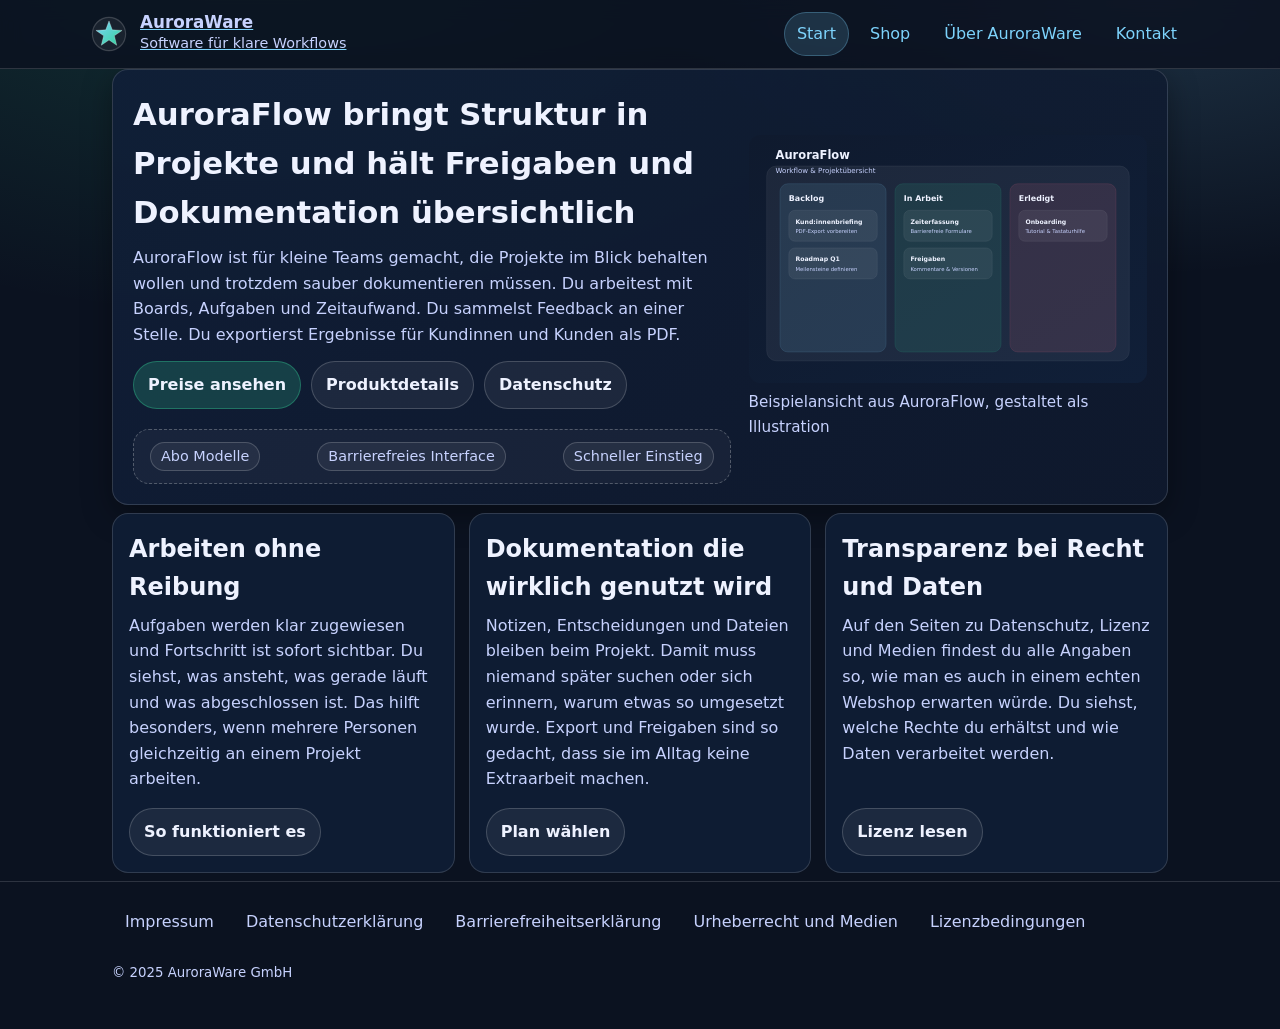
<file: index.html>
<!doctype html>
<html lang="de">
<head>
    <meta charset="utf-8">
    <meta name="viewport" content="width=device-width,initial-scale=1">
    <title>AuroraWare Webshop</title>
    <meta name="description" content="AuroraWare vertreibt AuroraFlow. Eine Software für Projektarbeit, Freigaben und Dokumentation.">
    <link rel="stylesheet" href="./css/styles.css?v=2">
</head>
<body>
<a class="skip-link" href="#content">Zum Inhalt springen</a>

<header>
    <div class="container brandbar">
        <a class="brand" href="index.html">
            <img src="assets/auroraware-logo.svg" alt="AuroraWare Logo">
            <span>
        <strong>AuroraWare</strong>
        <span>Software für klare Workflows</span>
      </span>
        </a>

        <nav aria-label="Hauptnavigation">
            <ul>
                <li><a href="index.html" aria-current="page">Start</a></li>
                <li><a href="shop.html">Shop</a></li>
                <li><a href="about.html">Über AuroraWare</a></li>
                <li><a href="contact.html">Kontakt</a></li>
            </ul>
        </nav>
    </div>
</header>

<main id="content" class="container">
    <div class="hero">
        <div>
            <h1>AuroraFlow bringt Struktur in Projekte und hält Freigaben und Dokumentation übersichtlich</h1>
            <p>
                AuroraFlow ist für kleine Teams gemacht, die Projekte im Blick behalten wollen und trotzdem sauber dokumentieren müssen.
                Du arbeitest mit Boards, Aufgaben und Zeitaufwand. Du sammelst Feedback an einer Stelle. Du exportierst Ergebnisse für Kundinnen und Kunden als PDF.
            </p>

            <div class="cta" aria-label="Schnellaktionen">
                <a class="button primary" href="shop.html">Preise ansehen</a>
                <a class="button" href="product.html">Produktdetails</a>
                <a class="button" href="privacy.html">Datenschutz</a>
            </div>

            <div class="kicker" role="note" aria-label="Kurzer Überblick">
                <span class="badge">Abo Modelle</span>
                <span class="badge">Barrierefreies Interface</span>
                <span class="badge">Schneller Einstieg</span>
            </div>
        </div>

        <figure>
            <img src="assets/auroraflow-hero.svg" alt="Illustration eines Kanban Boards mit drei Spalten und Aufgaben Karten">
            <figcaption>Beispielansicht aus AuroraFlow, gestaltet als Illustration</figcaption>
        </figure>
    </div>

    <section class="grid features" aria-label="Was AuroraFlow ausmacht">
        <article class="card">
            <h2>Arbeiten ohne Reibung</h2>
            <p>
                Aufgaben werden klar zugewiesen und Fortschritt ist sofort sichtbar.
                Du siehst, was ansteht, was gerade läuft und was abgeschlossen ist.
                Das hilft besonders, wenn mehrere Personen gleichzeitig an einem Projekt arbeiten.
            </p>
            <a class="button" href="product.html">So funktioniert es</a>
        </article>

        <article class="card">
            <h2>Dokumentation die wirklich genutzt wird</h2>
            <p>
                Notizen, Entscheidungen und Dateien bleiben beim Projekt.
                Damit muss niemand später suchen oder sich erinnern, warum etwas so umgesetzt wurde.
                Export und Freigaben sind so gedacht, dass sie im Alltag keine Extraarbeit machen.
            </p>
            <a class="button" href="shop.html">Plan wählen</a>
        </article>

        <article class="card">
            <h2>Transparenz bei Recht und Daten</h2>
            <p>
                Auf den Seiten zu Datenschutz, Lizenz und Medien findest du alle Angaben so, wie man es auch in einem echten Webshop erwarten würde.
                Du siehst, welche Rechte du erhältst und wie Daten verarbeitet werden.
            </p>
            <a class="button" href="licenses.html">Lizenz lesen</a>
        </article>
    </section>
</main>

<footer class="footer">
    <div class="container">
        <nav aria-label="Footer Navigation">
            <ul>
                <li><a href="imprint.html">Impressum</a></li>
                <li><a href="privacy.html">Datenschutzerklärung</a></li>
                <li><a href="accessibility.html">Barrierefreiheitserklärung</a></li>
                <li><a href="media.html">Urheberrecht und Medien</a></li>
                <li><a href="licenses.html">Lizenzbedingungen</a></li>
            </ul>
        </nav>
        <p><small>© 2025 AuroraWare GmbH</small></p>
    </div>
</footer>
</body>
</html>
</file>
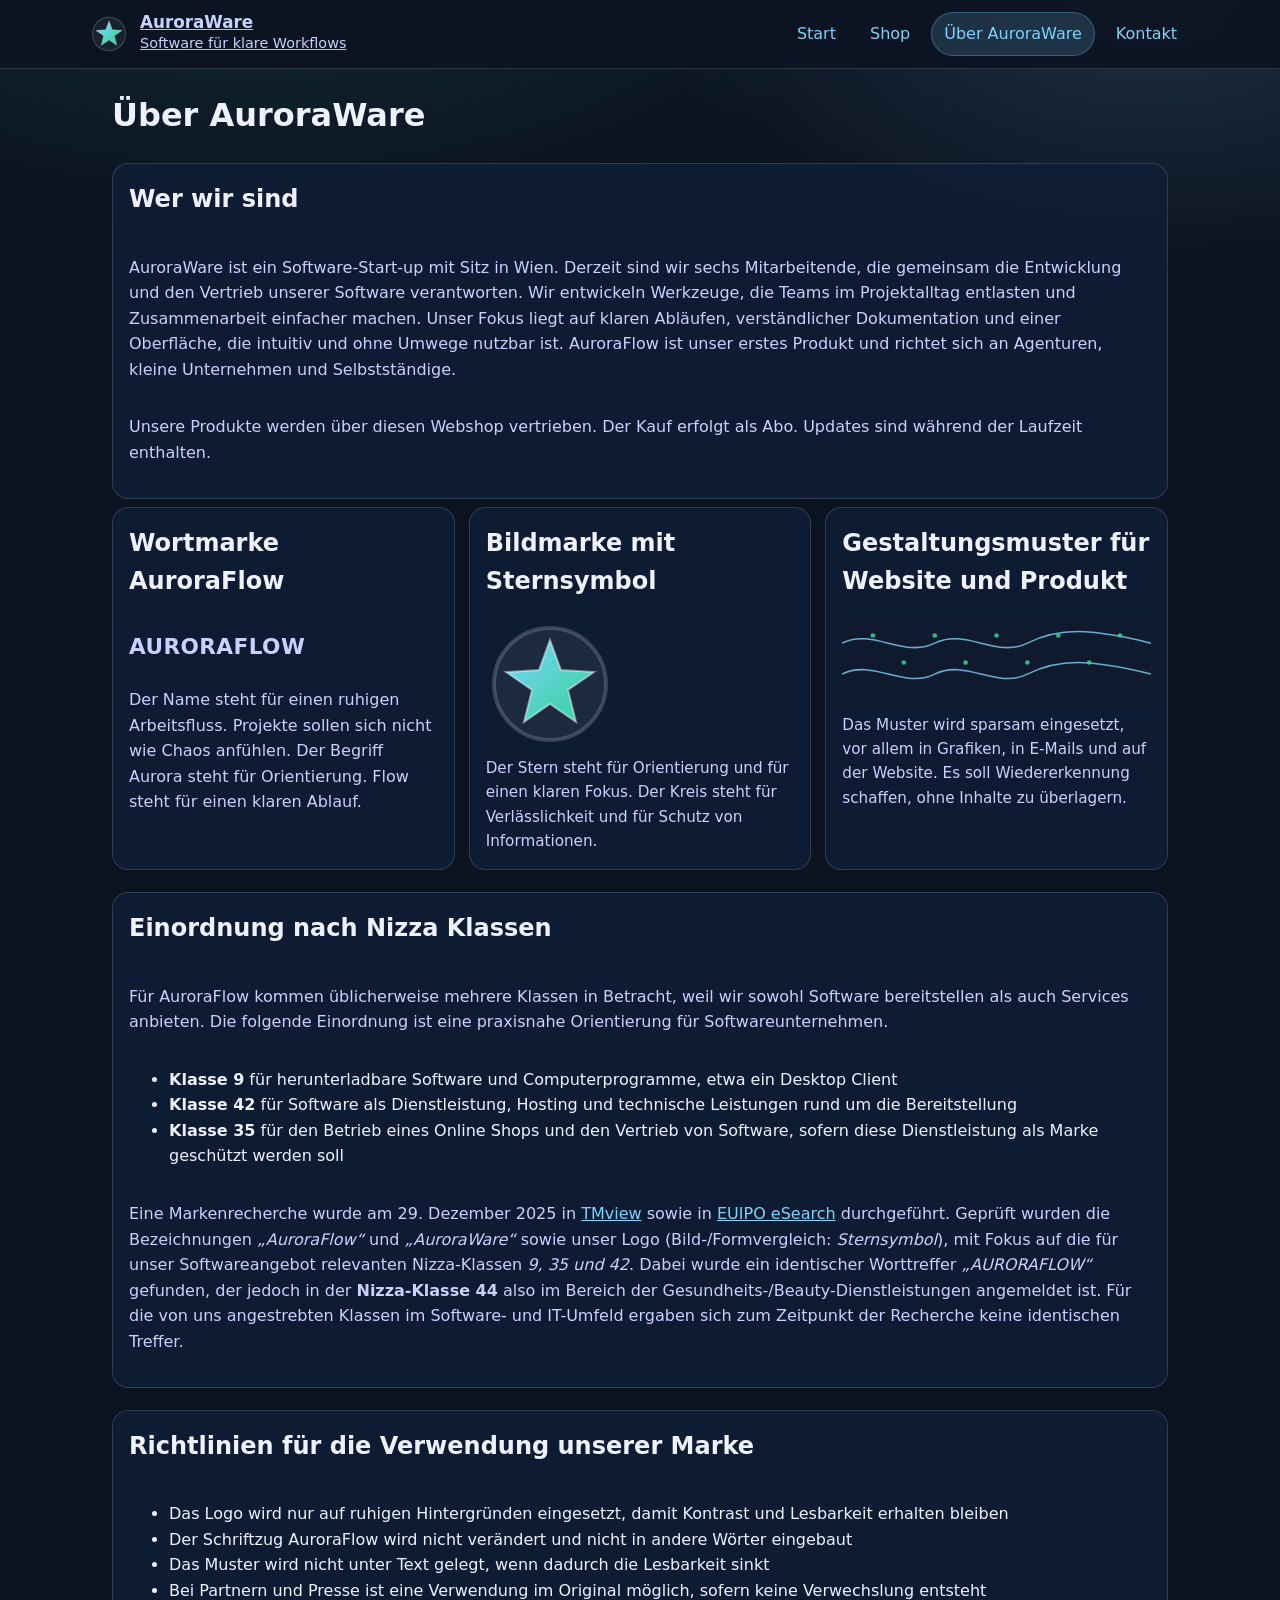
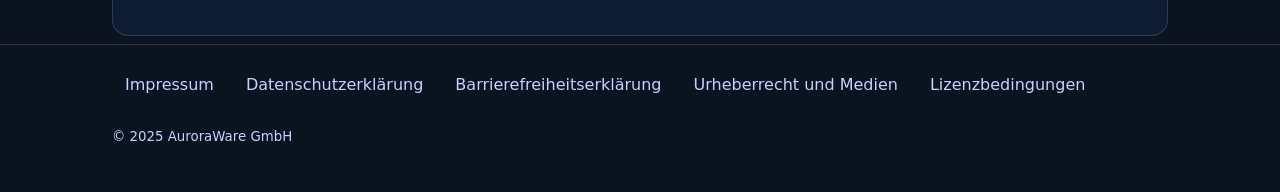
<file: about.html>
<!doctype html>
<html lang="de">
<head>
    <meta charset="utf-8">
    <meta name="viewport" content="width=device-width,initial-scale=1">
    <title>Über AuroraWare</title>
    <meta name="description" content="Über AuroraWare. Marken, Bedeutung und Einordnung der angebotenen Leistungen.">
    <link rel="stylesheet" href="./css/styles.css?v=2">
</head>
<body>
<a class="skip-link" href="#content">Zum Inhalt springen</a>

<header>
    <div class="container brandbar">
        <a class="brand" href="index.html">
            <img src="assets/auroraware-logo.svg" alt="AuroraWare Logo">
            <span><strong>AuroraWare</strong><span>Software für klare Workflows</span></span>
        </a>
        <nav aria-label="Hauptnavigation">
            <ul>
                <li><a href="index.html">Start</a></li>
                <li><a href="shop.html">Shop</a></li>
                <li><a href="about.html" aria-current="page">Über AuroraWare</a></li>
                <li><a href="contact.html">Kontakt</a></li>
            </ul>
        </nav>
    </div>
</header>

<main id="content" class="container">
    <h1>Über AuroraWare</h1>

    <section class="card" aria-label="Unternehmen">
        <h2>Wer wir sind</h2>
        <p>
            AuroraWare ist ein Software-Start-up mit Sitz in Wien. Derzeit sind wir sechs Mitarbeitende,
            die gemeinsam die Entwicklung und den Vertrieb unserer Software verantworten. Wir entwickeln Werkzeuge,
            die Teams im Projektalltag entlasten und Zusammenarbeit einfacher machen.
            Unser Fokus liegt auf klaren Abläufen, verständlicher Dokumentation und einer Oberfläche,
            die intuitiv und ohne Umwege nutzbar ist. AuroraFlow ist unser erstes Produkt und richtet
            sich an Agenturen, kleine Unternehmen und Selbstständige.
        </p>
        <p>
            Unsere Produkte werden über diesen Webshop vertrieben. Der Kauf erfolgt als Abo. Updates sind während der Laufzeit enthalten.
        </p>
    </section>

    <section class="grid" aria-label="Markenformen">
        <article class="card">
            <h2>Wortmarke AuroraFlow</h2>
            <p style="font-size:1.35rem;font-weight:900;letter-spacing:.02em;margin:10px 0 6px;">
                AURORAFLOW
            </p>
            <p>
                Der Name steht für einen ruhigen Arbeitsfluss. Projekte sollen sich nicht wie Chaos anfühlen.
                Der Begriff Aurora steht für Orientierung. Flow steht für einen klaren Ablauf.
            </p>
        </article>

        <article class="card">
            <h2>Bildmarke mit Sternsymbol</h2>
            <figure>
                <img src="assets/auroraware-logo.svg" alt="AuroraWare Bildmarke als Stern in einem Kreis">
                <figcaption>
                    Der Stern steht für Orientierung und für einen klaren Fokus.
                    Der Kreis steht für Verlässlichkeit und für Schutz von Informationen.
                </figcaption>
            </figure>
        </article>

        <article class="card">
            <h2>Gestaltungsmuster für Website und Produkt</h2>
            <figure>
                <img src="assets/aurora-pattern.svg" alt="Gestaltungsmuster aus Wellenlinien und Punkten in Türkis und Grün">
                <figcaption>
                    Das Muster wird sparsam eingesetzt, vor allem in Grafiken, in E-Mails und auf der Website.
                    Es soll Wiedererkennung schaffen, ohne Inhalte zu überlagern.
                </figcaption>
            </figure>
        </article>
    </section>

    <section class="card" aria-label="Nizza Klassen">
        <h2>Einordnung nach Nizza Klassen</h2>
        <p>
            Für AuroraFlow kommen üblicherweise mehrere Klassen in Betracht, weil wir sowohl Software bereitstellen als auch Services anbieten.
            Die folgende Einordnung ist eine praxisnahe Orientierung für Softwareunternehmen.
        </p>
        <ul>
            <li><strong>Klasse 9</strong> für herunterladbare Software und Computerprogramme, etwa ein Desktop Client</li>
            <li><strong>Klasse 42</strong> für Software als Dienstleistung, Hosting und technische Leistungen rund um die Bereitstellung</li>
            <li><strong>Klasse 35</strong> für den Betrieb eines Online Shops und den Vertrieb von Software, sofern diese Dienstleistung als Marke geschützt werden soll</li>
        </ul>
        <p>
            Eine Markenrecherche wurde am
            <time datetime="2025-12-29">29. Dezember 2025</time>
            in <a href="https://www.tmdn.org/tmview/" target="_blank" rel="noopener">TMview</a>
            sowie in <a href="https://euipo.europa.eu/eSearch/" target="_blank" rel="noopener">EUIPO eSearch</a>
            durchgeführt. Geprüft wurden die Bezeichnungen <em>„AuroraFlow“</em> und <em>„AuroraWare“</em> sowie
            unser Logo (Bild-/Formvergleich: <em>Sternsymbol</em>), mit Fokus auf die für unser Softwareangebot relevanten
            Nizza-Klassen <em>9, 35 und 42</em>.
            Dabei wurde ein identischer Worttreffer <em>„AURORAFLOW“</em> gefunden, der jedoch in der
            <strong>Nizza-Klasse 44</strong> also im Bereich der Gesundheits-/Beauty-Dienstleistungen angemeldet ist.
            Für die von uns angestrebten Klassen im Software- und IT-Umfeld ergaben sich zum Zeitpunkt der Recherche
            keine identischen Treffer.
        </p>

    </section>

    <section class="card" aria-label="Markenrichtlinien">
        <h2>Richtlinien für die Verwendung unserer Marke</h2>
        <ul>
            <li>Das Logo wird nur auf ruhigen Hintergründen eingesetzt, damit Kontrast und Lesbarkeit erhalten bleiben</li>
            <li>Der Schriftzug AuroraFlow wird nicht verändert und nicht in andere Wörter eingebaut</li>
            <li>Das Muster wird nicht unter Text gelegt, wenn dadurch die Lesbarkeit sinkt</li>
            <li>Bei Partnern und Presse ist eine Verwendung im Original möglich, sofern keine Verwechslung entsteht</li>
        </ul>
    </section>
</main>

<footer class="footer">
    <div class="container">
        <nav aria-label="Footer Navigation">
            <ul>
                <li><a href="imprint.html">Impressum</a></li>
                <li><a href="privacy.html">Datenschutzerklärung</a></li>
                <li><a href="accessibility.html">Barrierefreiheitserklärung</a></li>
                <li><a href="media.html">Urheberrecht und Medien</a></li>
                <li><a href="licenses.html">Lizenzbedingungen</a></li>
            </ul>
        </nav>
        <p><small>© 2025 AuroraWare GmbH</small></p>
    </div>
</footer>
</body>
</html>
</file>
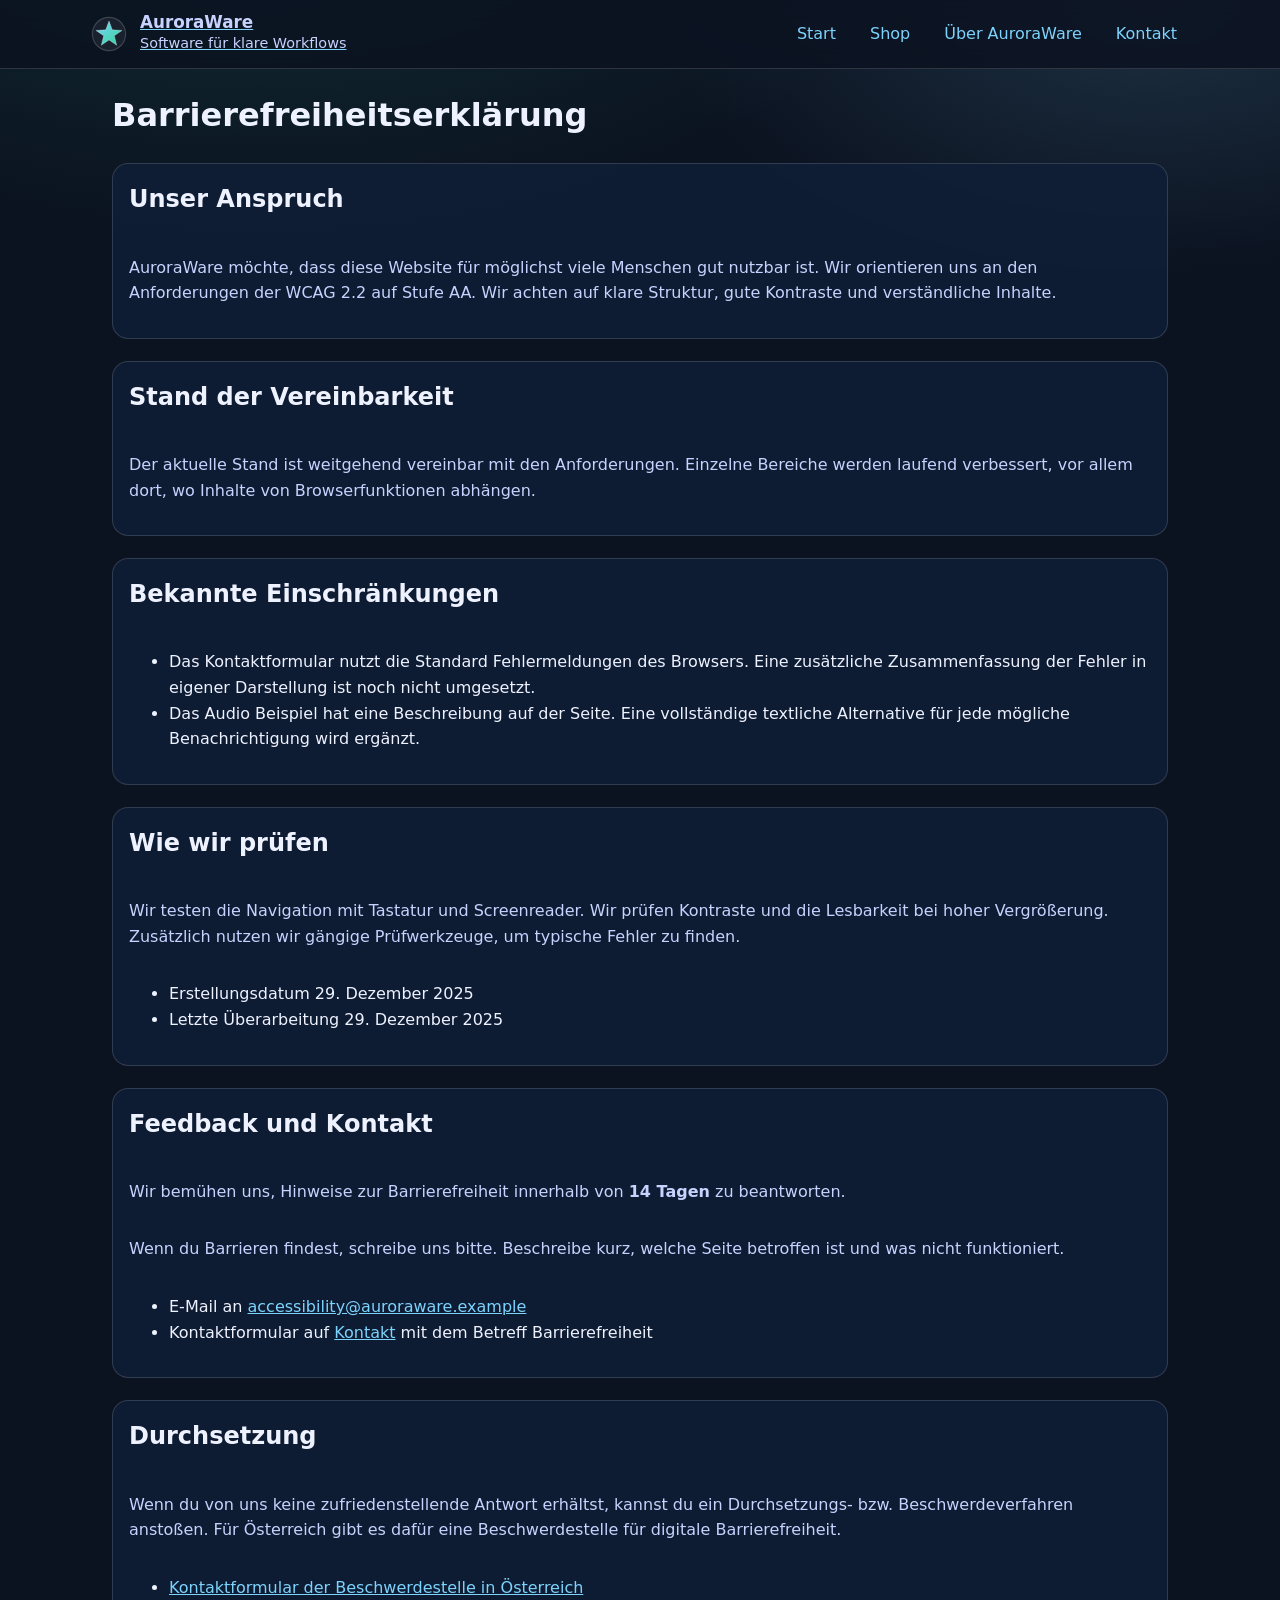
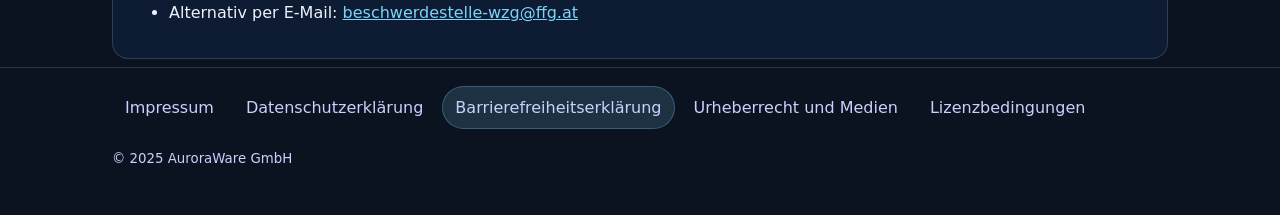
<file: accessibility.html>
<!doctype html>
<html lang="de">
<head>
    <meta charset="utf-8">
    <meta name="viewport" content="width=device-width,initial-scale=1">
    <title>Barrierefreiheitserklärung</title>
    <meta name="description" content="Barrierefreiheitserklärung für die Website von AuroraWare.">
    <link rel="stylesheet" href="./css/styles.css?v=2">
</head>
<body>
<a class="skip-link" href="#content">Zum Inhalt springen</a>

<header>
    <div class="container brandbar">
        <a class="brand" href="index.html">
            <img src="assets/auroraware-logo.svg" alt="AuroraWare Logo">
            <span><strong>AuroraWare</strong><span>Software für klare Workflows</span></span>
        </a>
        <nav aria-label="Hauptnavigation">
            <ul>
                <li><a href="index.html">Start</a></li>
                <li><a href="shop.html">Shop</a></li>
                <li><a href="about.html">Über AuroraWare</a></li>
                <li><a href="contact.html">Kontakt</a></li>
            </ul>
        </nav>
    </div>
</header>

<main id="content" class="container">
    <h1>Barrierefreiheitserklärung</h1>

    <section class="card">
        <h2>Unser Anspruch</h2>
        <p>
            AuroraWare möchte, dass diese Website für möglichst viele Menschen gut nutzbar ist.
            Wir orientieren uns an den Anforderungen der WCAG 2.2 auf Stufe AA.
            Wir achten auf klare Struktur, gute Kontraste und verständliche Inhalte.
        </p>
    </section>

    <section class="card">
        <h2>Stand der Vereinbarkeit</h2>
        <p>
            Der aktuelle Stand ist weitgehend vereinbar mit den Anforderungen.
            Einzelne Bereiche werden laufend verbessert, vor allem dort, wo Inhalte von Browserfunktionen abhängen.
        </p>
    </section>

    <section class="card">
        <h2>Bekannte Einschränkungen</h2>
        <ul>
            <li>
                Das Kontaktformular nutzt die Standard Fehlermeldungen des Browsers.
                Eine zusätzliche Zusammenfassung der Fehler in eigener Darstellung ist noch nicht umgesetzt.
            </li>
            <li>
                Das Audio Beispiel hat eine Beschreibung auf der Seite.
                Eine vollständige textliche Alternative für jede mögliche Benachrichtigung wird ergänzt.
            </li>
        </ul>
    </section>

    <section class="card">
        <h2>Wie wir prüfen</h2>
        <p>
            Wir testen die Navigation mit Tastatur und Screenreader.
            Wir prüfen Kontraste und die Lesbarkeit bei hoher Vergrößerung.
            Zusätzlich nutzen wir gängige Prüfwerkzeuge, um typische Fehler zu finden.
        </p>
        <ul>
            <li>Erstellungsdatum 29. Dezember 2025</li>
            <li>Letzte Überarbeitung 29. Dezember 2025</li>
        </ul>
    </section>

    <section class="card">
        <h2>Feedback und Kontakt</h2>
        <p>
            Wir bemühen uns, Hinweise zur Barrierefreiheit innerhalb von <strong>14 Tagen</strong> zu beantworten.
        </p>
        <p>
            Wenn du Barrieren findest, schreibe uns bitte.
            Beschreibe kurz, welche Seite betroffen ist und was nicht funktioniert.
        </p>
        <ul>
            <li>E-Mail an <a href="mailto:accessibility@auroraware.example">accessibility@auroraware.example</a></li>
            <li>Kontaktformular auf <a href="contact.html">Kontakt</a> mit dem Betreff Barrierefreiheit</li>
        </ul>
    </section>

    <section class="card">
        <h2>Durchsetzung</h2>
        <p>
            Wenn du von uns keine zufriedenstellende Antwort erhältst, kannst du ein Durchsetzungs- bzw. Beschwerdeverfahren anstoßen.
            Für Österreich gibt es dafür eine Beschwerdestelle für digitale Barrierefreiheit.
        </p>
        <ul>
            <li>
                <a href="https://www.digitalbarrierefrei.at/de/beschwerdestelle/kontaktformular-beschwerdestelle"
                   target="_blank" rel="noopener">
                    Kontaktformular der Beschwerdestelle in Österreich
                </a>
            </li>
            <li>
                Alternativ per E-Mail:
                <a href="mailto:beschwerdestelle-wzg@ffg.at">beschwerdestelle-wzg@ffg.at</a>
            </li>
        </ul>

    </section>
</main>

<footer class="footer">
    <div class="container">
        <nav aria-label="Footer Navigation">
            <ul>
                <li><a href="imprint.html">Impressum</a></li>
                <li><a href="privacy.html">Datenschutzerklärung</a></li>
                <li><a href="accessibility.html" aria-current="page">Barrierefreiheitserklärung</a></li>
                <li><a href="media.html">Urheberrecht und Medien</a></li>
                <li><a href="licenses.html">Lizenzbedingungen</a></li>
            </ul>
        </nav>
        <p><small>© 2025 AuroraWare GmbH</small></p>
    </div>
</footer>
</body>
</html>
</file>
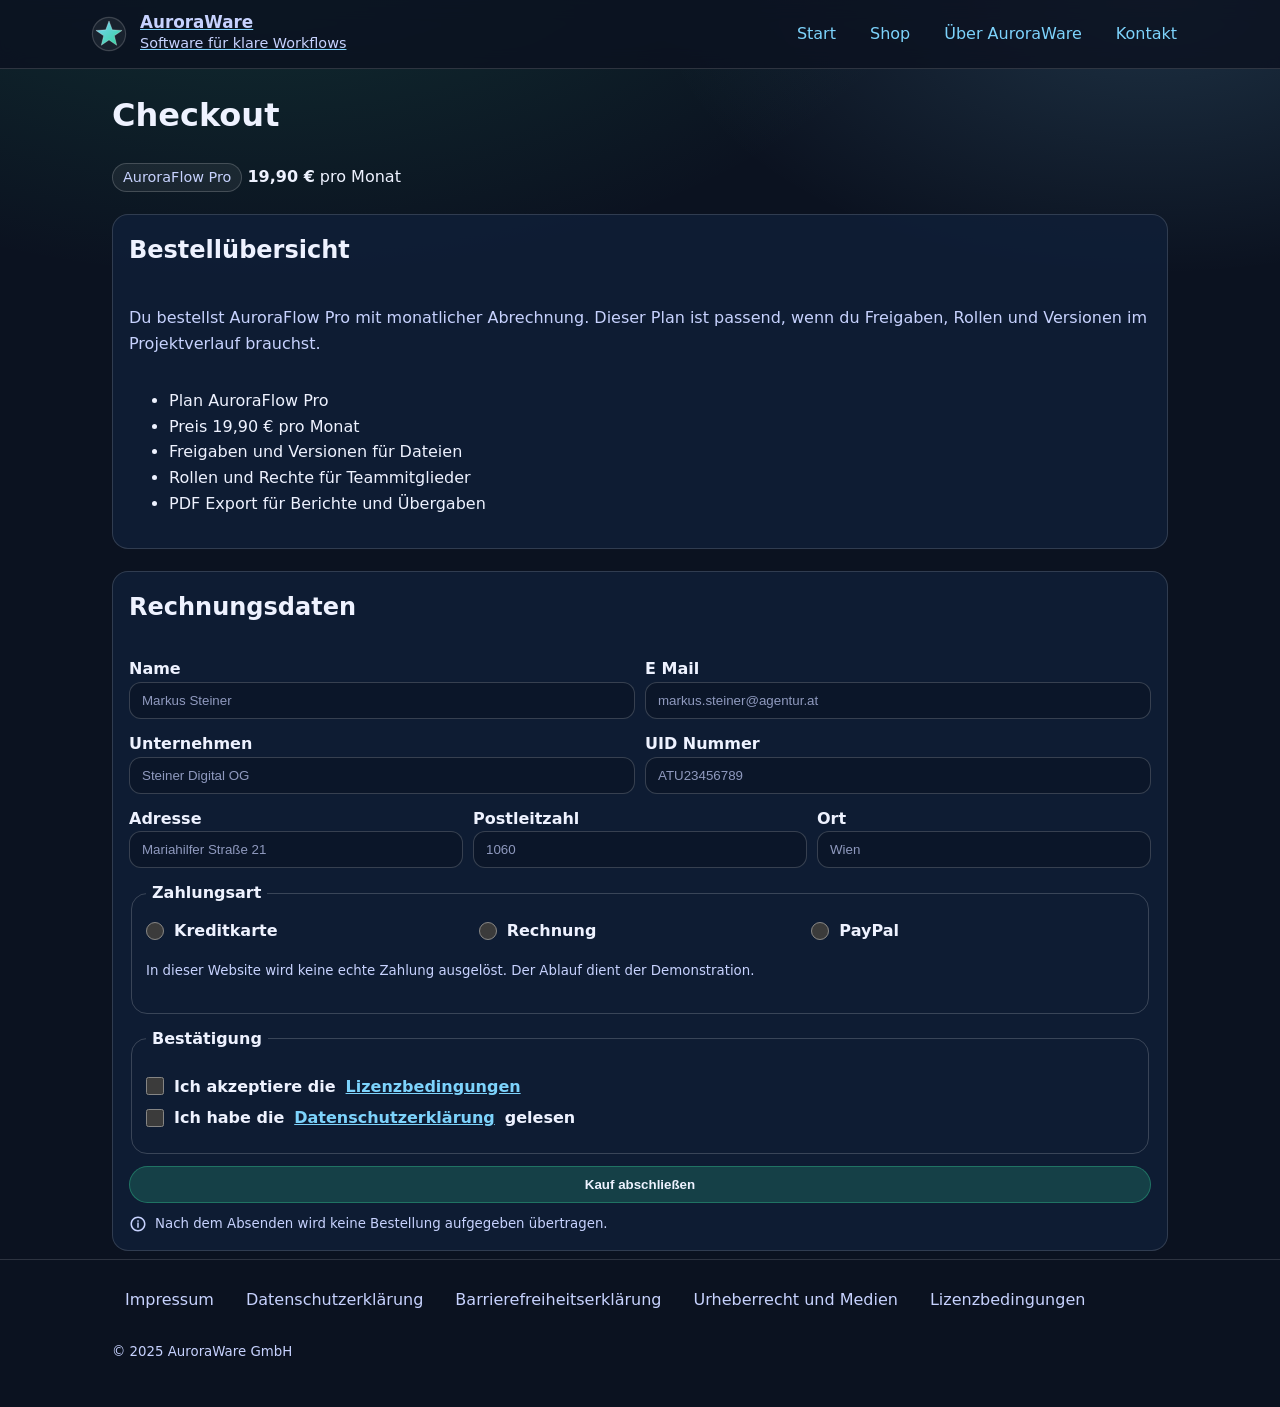
<file: checkout-pro.html>
<!doctype html>
<html lang="de">
<head>
    <meta charset="utf-8">
    <meta name="viewport" content="width=device-width,initial-scale=1">
    <title>Checkout AuroraFlow Pro</title>
    <meta name="description" content="Checkout für AuroraFlow Pro.">
    <link rel="stylesheet" href="./css/styles.css?v=2">
</head>
<body>
<a class="skip-link" href="#content">Zum Inhalt springen</a>

<header>
    <div class="container brandbar">
        <a class="brand" href="index.html">
            <img src="assets/auroraware-logo.svg" alt="AuroraWare Logo">
            <span><strong>AuroraWare</strong><span>Software für klare Workflows</span></span>
        </a>
        <nav aria-label="Hauptnavigation">
            <ul>
                <li><a href="index.html">Start</a></li>
                <li><a href="shop.html">Shop</a></li>
                <li><a href="about.html">Über AuroraWare</a></li>
                <li><a href="contact.html">Kontakt</a></li>
            </ul>
        </nav>
    </div>
</header>

<main id="content" class="container">
    <h1>Checkout</h1>
    <p><span class="badge">AuroraFlow Pro</span> <strong>19,90 €</strong> pro Monat</p>

    <section class="card" aria-label="Bestellübersicht">
        <h2>Bestellübersicht</h2>
        <p>
            Du bestellst AuroraFlow Pro mit monatlicher Abrechnung.
            Dieser Plan ist passend, wenn du Freigaben, Rollen und Versionen im Projektverlauf brauchst.
        </p>
        <ul>
            <li>Plan AuroraFlow Pro</li>
            <li>Preis 19,90 € pro Monat</li>
            <li>Freigaben und Versionen für Dateien</li>
            <li>Rollen und Rechte für Teammitglieder</li>
            <li>PDF Export für Berichte und Übergaben</li>
        </ul>
    </section>

    <section class="card" aria-label="Rechnungsdaten">
        <h2>Rechnungsdaten</h2>

        <form class="form" action="#" method="post">
            <div class="inline">
                <div>
                    <label for="fullName">Name</label>
                    <input id="fullName" name="fullName" type="text" autocomplete="name" required placeholder="Markus Steiner">
                </div>
                <div>
                    <label for="email">E Mail</label>
                    <input id="email" name="email" type="email" autocomplete="email" required placeholder="markus.steiner@agentur.at">
                </div>
            </div>

            <div class="inline">
                <div>
                    <label for="company">Unternehmen</label>
                    <input id="company" name="company" type="text" autocomplete="organization" placeholder="Steiner Digital OG">
                </div>
                <div>
                    <label for="vat">UID Nummer</label>
                    <input id="vat" name="vat" type="text" placeholder="ATU23456789">
                </div>
            </div>

            <div class="inline">
                <div>
                    <label for="street">Adresse</label>
                    <input id="street" name="street" type="text" autocomplete="street-address" required placeholder="Mariahilfer Straße 21">
                </div>
                <div>
                    <label for="zip">Postleitzahl</label>
                    <input id="zip" name="zip" type="text" inputmode="numeric" autocomplete="postal-code" required placeholder="1060">
                </div>
                <div>
                    <label for="city">Ort</label>
                    <input id="city" name="city" type="text" autocomplete="address-level2" required placeholder="Wien">
                </div>
            </div>

            <fieldset>
                <legend>Zahlungsart</legend>
                <div class="inline" role="group" aria-label="Zahlungsart auswählen">
                    <label><input type="radio" name="pay" value="card" required> Kreditkarte</label>
                    <label><input type="radio" name="pay" value="invoice" required> Rechnung</label>
                    <label><input type="radio" name="pay" value="paypal" required> PayPal</label>
                </div>
                <p><small>In dieser Website wird keine echte Zahlung ausgelöst. Der Ablauf dient der Demonstration.</small></p>
            </fieldset>

            <fieldset>
                <legend>Bestätigung</legend>
                <label>
                    <input type="checkbox" name="acceptLicense" required>
                    Ich akzeptiere die <a href="licenses.html">Lizenzbedingungen</a>
                </label>
                <label>
                    <input type="checkbox" name="acceptPrivacy" required>
                    Ich habe die <a href="privacy.html">Datenschutzerklärung</a> gelesen
                </label>
            </fieldset>

            <button class="button primary" type="submit">Kauf abschließen</button>
        </form>
        <p class="note" role="note">
          <span class="info-icon" aria-hidden="true">
            <svg viewBox="0 0 24 24" width="18" height="18" focusable="false" aria-hidden="true">
                <path fill="currentColor"
                      d="M12 2C6.48 2 2 6.48 2 12s4.48 10 10 10 10-4.48 10-10S17.52 2 12 2zm0 18a8 8 0 1 1 0-16 8 8 0 0 1 0 16z"/>
                 <path fill="currentColor" d="M11 10h2v7h-2zM11 7h2v2h-2z"/>
            </svg>
         </span>
            <small>Nach dem Absenden wird keine Bestellung aufgegeben übertragen.</small>
        </p>
    </section>
</main>

<footer class="footer">
    <div class="container">
        <nav aria-label="Footer Navigation">
            <ul>
                <li><a href="imprint.html">Impressum</a></li>
                <li><a href="privacy.html">Datenschutzerklärung</a></li>
                <li><a href="accessibility.html">Barrierefreiheitserklärung</a></li>
                <li><a href="media.html">Urheberrecht und Medien</a></li>
                <li><a href="licenses.html">Lizenzbedingungen</a></li>
            </ul>
        </nav>
        <p><small>© 2025 AuroraWare GmbH</small></p>
    </div>
</footer>
</body>
</html>
</file>
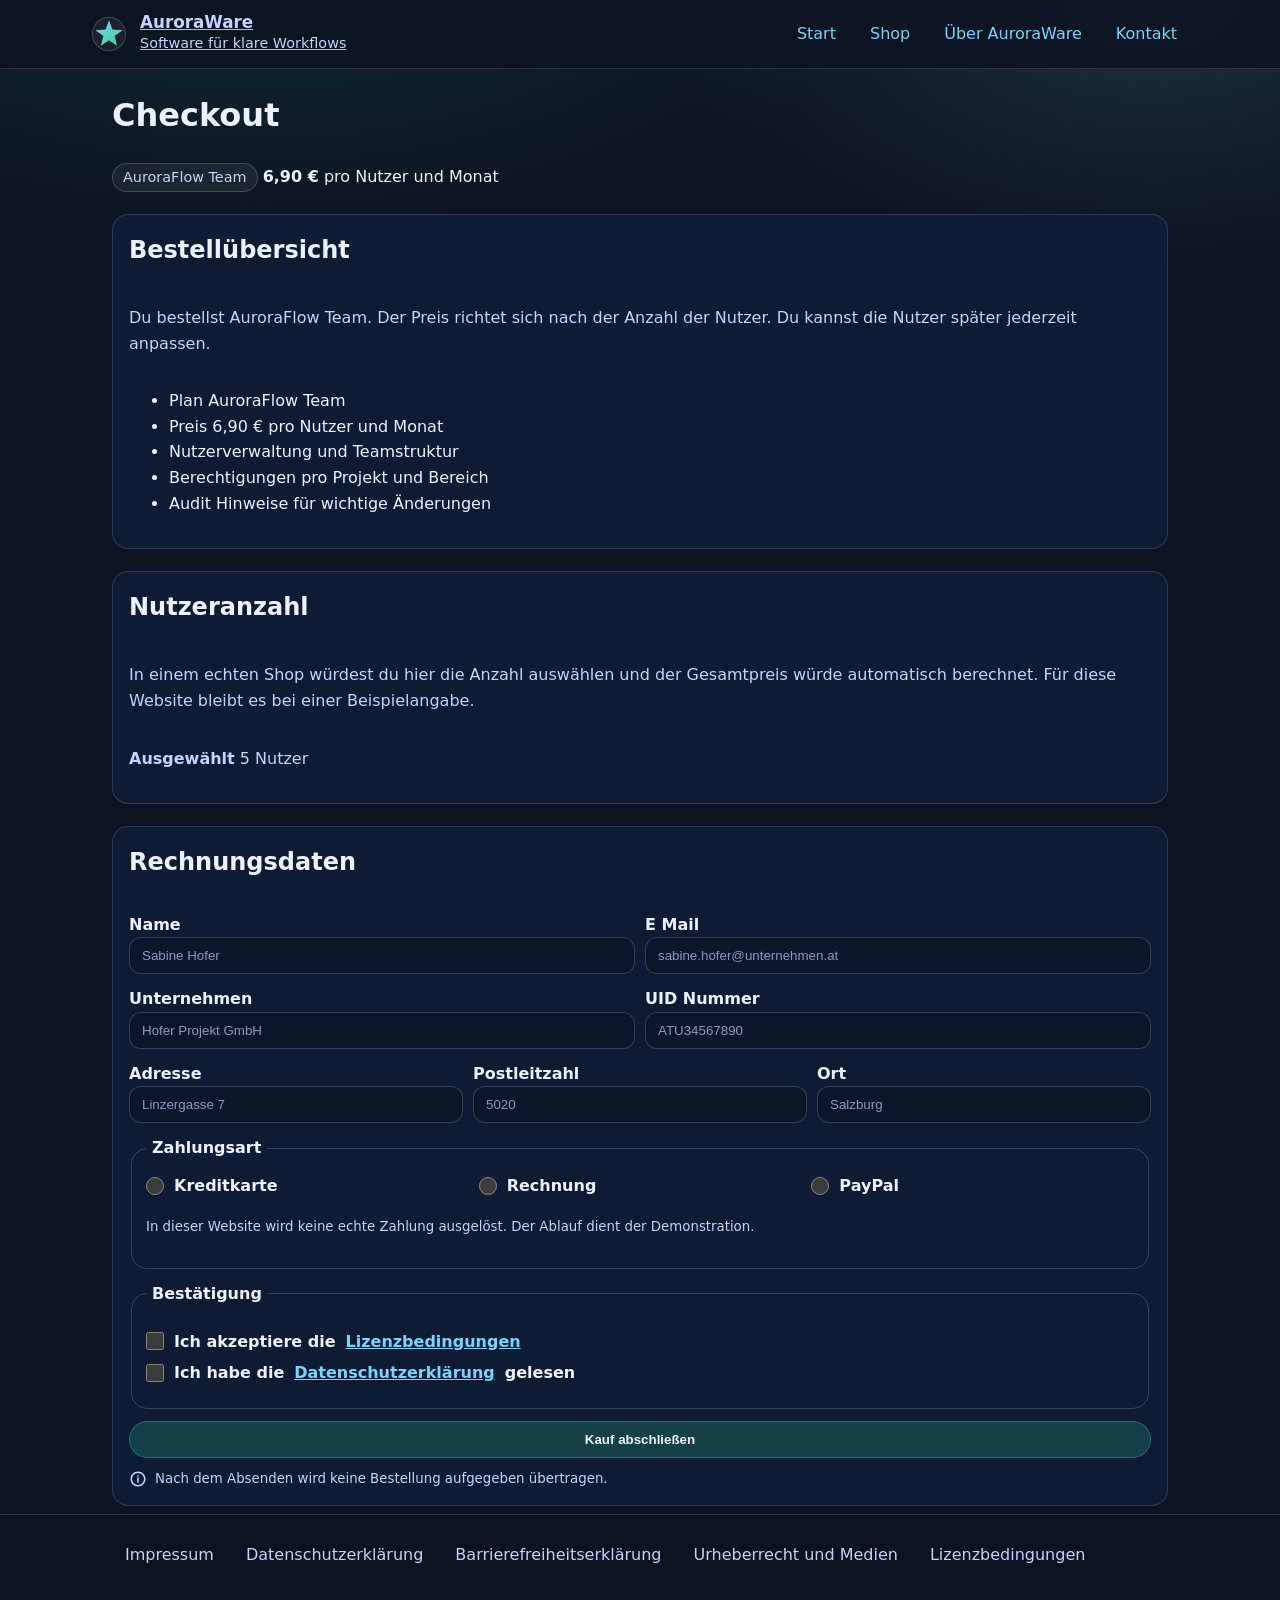
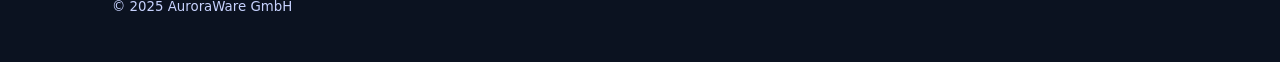
<file: checkout-team.html>
<!doctype html>
<html lang="de">
<head>
    <meta charset="utf-8">
    <meta name="viewport" content="width=device-width,initial-scale=1">
    <title>Checkout AuroraFlow Team</title>
    <meta name="description" content="Checkout für AuroraFlow Team.">
    <link rel="stylesheet" href="./css/styles.css?v=2">
</head>
<body>
<a class="skip-link" href="#content">Zum Inhalt springen</a>

<header>
    <div class="container brandbar">
        <a class="brand" href="index.html">
            <img src="assets/auroraware-logo.svg" alt="AuroraWare Logo">
            <span><strong>AuroraWare</strong><span>Software für klare Workflows</span></span>
        </a>
        <nav aria-label="Hauptnavigation">
            <ul>
                <li><a href="index.html">Start</a></li>
                <li><a href="shop.html">Shop</a></li>
                <li><a href="about.html">Über AuroraWare</a></li>
                <li><a href="contact.html">Kontakt</a></li>
            </ul>
        </nav>
    </div>
</header>

<main id="content" class="container">
    <h1>Checkout</h1>
    <p><span class="badge">AuroraFlow Team</span> <strong>6,90 €</strong> pro Nutzer und Monat</p>

    <section class="card" aria-label="Bestellübersicht">
        <h2>Bestellübersicht</h2>
        <p>
            Du bestellst AuroraFlow Team.
            Der Preis richtet sich nach der Anzahl der Nutzer.
            Du kannst die Nutzer später jederzeit anpassen.
        </p>
        <ul>
            <li>Plan AuroraFlow Team</li>
            <li>Preis 6,90 € pro Nutzer und Monat</li>
            <li>Nutzerverwaltung und Teamstruktur</li>
            <li>Berechtigungen pro Projekt und Bereich</li>
            <li>Audit Hinweise für wichtige Änderungen</li>
        </ul>
    </section>

    <section class="card" aria-label="Nutzeranzahl">
        <h2>Nutzeranzahl</h2>
        <p>
            In einem echten Shop würdest du hier die Anzahl auswählen und der Gesamtpreis würde automatisch berechnet.
            Für diese Website bleibt es bei einer Beispielangabe.
        </p>
        <p><strong>Ausgewählt</strong> 5 Nutzer</p>
    </section>

    <section class="card" aria-label="Rechnungsdaten">
        <h2>Rechnungsdaten</h2>

        <form class="form" action="#" method="post">
            <div class="inline">
                <div>
                    <label for="fullName">Name</label>
                    <input id="fullName" name="fullName" type="text" autocomplete="name" required placeholder="Sabine Hofer">
                </div>
                <div>
                    <label for="email">E Mail</label>
                    <input id="email" name="email" type="email" autocomplete="email" required placeholder="sabine.hofer@unternehmen.at">
                </div>
            </div>

            <div class="inline">
                <div>
                    <label for="company">Unternehmen</label>
                    <input id="company" name="company" type="text" autocomplete="organization" placeholder="Hofer Projekt GmbH">
                </div>
                <div>
                    <label for="vat">UID Nummer</label>
                    <input id="vat" name="vat" type="text" placeholder="ATU34567890">
                </div>
            </div>

            <div class="inline">
                <div>
                    <label for="street">Adresse</label>
                    <input id="street" name="street" type="text" autocomplete="street-address" required placeholder="Linzergasse 7">
                </div>
                <div>
                    <label for="zip">Postleitzahl</label>
                    <input id="zip" name="zip" type="text" inputmode="numeric" autocomplete="postal-code" required placeholder="5020">
                </div>
                <div>
                    <label for="city">Ort</label>
                    <input id="city" name="city" type="text" autocomplete="address-level2" required placeholder="Salzburg">
                </div>
            </div>

            <fieldset>
                <legend>Zahlungsart</legend>
                <div class="inline" role="group" aria-label="Zahlungsart auswählen">
                    <label><input type="radio" name="pay" value="card" required> Kreditkarte</label>
                    <label><input type="radio" name="pay" value="invoice" required> Rechnung</label>
                    <label><input type="radio" name="pay" value="paypal" required> PayPal</label>
                </div>
                <p><small>In dieser Website wird keine echte Zahlung ausgelöst. Der Ablauf dient der Demonstration.</small></p>
            </fieldset>

            <fieldset>
                <legend>Bestätigung</legend>
                <label>
                    <input type="checkbox" name="acceptLicense" required>
                    Ich akzeptiere die <a href="licenses.html">Lizenzbedingungen</a>
                </label>
                <label>
                    <input type="checkbox" name="acceptPrivacy" required>
                    Ich habe die <a href="privacy.html">Datenschutzerklärung</a> gelesen
                </label>
            </fieldset>

            <button class="button primary" type="submit">Kauf abschließen</button>
        </form>
        <p class="note" role="note">
          <span class="info-icon" aria-hidden="true">
            <svg viewBox="0 0 24 24" width="18" height="18" focusable="false" aria-hidden="true">
                <path fill="currentColor"
                     d="M12 2C6.48 2 2 6.48 2 12s4.48 10 10 10 10-4.48 10-10S17.52 2 12 2zm0 18a8 8 0 1 1 0-16 8 8 0 0 1 0 16z"/>
                 <path fill="currentColor" d="M11 10h2v7h-2zM11 7h2v2h-2z"/>
            </svg>
         </span>
            <small>Nach dem Absenden wird keine Bestellung aufgegeben übertragen.</small>
        </p>
    </section>
</main>

<footer class="footer">
    <div class="container">
        <nav aria-label="Footer Navigation">
            <ul>
                <li><a href="imprint.html">Impressum</a></li>
                <li><a href="privacy.html">Datenschutzerklärung</a></li>
                <li><a href="accessibility.html">Barrierefreiheitserklärung</a></li>
                <li><a href="media.html">Urheberrecht und Medien</a></li>
                <li><a href="licenses.html">Lizenzbedingungen</a></li>
            </ul>
        </nav>
        <p><small>© 2025 AuroraWare GmbH</small></p>
    </div>
</footer>
</body>
</html>
</file>
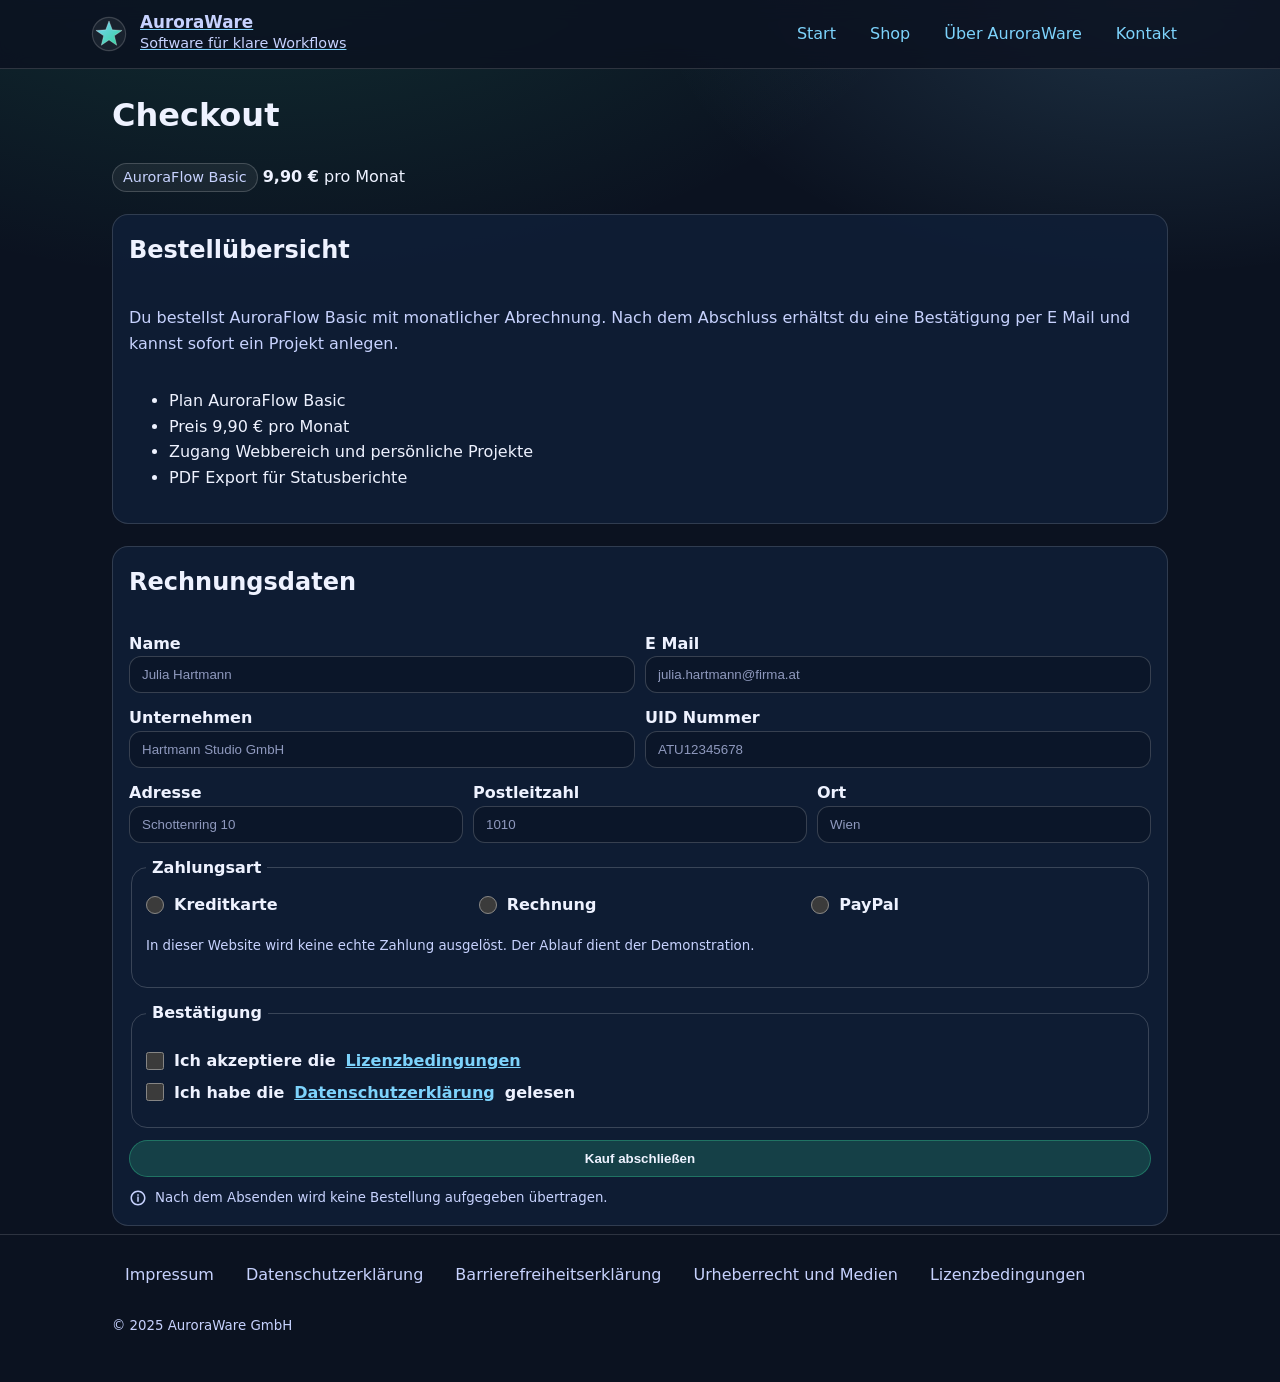
<file: checkout.html>
<!doctype html>
<html lang="de">
<head>
    <meta charset="utf-8">
    <meta name="viewport" content="width=device-width,initial-scale=1">
    <title>Checkout AuroraFlow Basic</title>
    <meta name="description" content="Checkout für AuroraFlow Basic.">
    <link rel="stylesheet" href="./css/styles.css?v=2">
</head>
<body>
<a class="skip-link" href="#content">Zum Inhalt springen</a>

<header>
    <div class="container brandbar">
        <a class="brand" href="index.html">
            <img src="assets/auroraware-logo.svg" alt="AuroraWare Logo">
            <span><strong>AuroraWare</strong><span>Software für klare Workflows</span></span>
        </a>
        <nav aria-label="Hauptnavigation">
            <ul>
                <li><a href="index.html">Start</a></li>
                <li><a href="shop.html">Shop</a></li>
                <li><a href="about.html">Über AuroraWare</a></li>
                <li><a href="contact.html">Kontakt</a></li>
            </ul>
        </nav>
    </div>
</header>

<main id="content" class="container">
    <h1>Checkout</h1>
    <p><span class="badge">AuroraFlow Basic</span> <strong>9,90 €</strong> pro Monat</p>

    <section class="card" aria-label="Bestellübersicht">
        <h2>Bestellübersicht</h2>
        <p>
            Du bestellst AuroraFlow Basic mit monatlicher Abrechnung.
            Nach dem Abschluss erhältst du eine Bestätigung per E Mail und kannst sofort ein Projekt anlegen.
        </p>
        <ul>
            <li>Plan AuroraFlow Basic</li>
            <li>Preis 9,90 € pro Monat</li>
            <li>Zugang Webbereich und persönliche Projekte</li>
            <li>PDF Export für Statusberichte</li>
        </ul>
    </section>

    <section class="card" aria-label="Rechnungsdaten">
        <h2>Rechnungsdaten</h2>

        <form class="form" action="#" method="post">
            <div class="inline">
                <div>
                    <label for="fullName">Name</label>
                    <input id="fullName" name="fullName" type="text" autocomplete="name" required
                           placeholder="Julia Hartmann">
                </div>
                <div>
                    <label for="email">E Mail</label>
                    <input id="email" name="email" type="email" autocomplete="email" required
                           placeholder="julia.hartmann@firma.at">
                </div>
            </div>

            <div class="inline">
                <div>
                    <label for="company">Unternehmen</label>
                    <input id="company" name="company" type="text" autocomplete="organization"
                           placeholder="Hartmann Studio GmbH">
                </div>
                <div>
                    <label for="vat">UID Nummer</label>
                    <input id="vat" name="vat" type="text" placeholder="ATU12345678">
                </div>
            </div>

            <div class="inline">
                <div>
                    <label for="street">Adresse</label>
                    <input id="street" name="street" type="text" autocomplete="street-address" required
                           placeholder="Schottenring 10">
                </div>
                <div>
                    <label for="zip">Postleitzahl</label>
                    <input id="zip" name="zip" type="text" inputmode="numeric" autocomplete="postal-code" required
                           placeholder="1010">
                </div>
                <div>
                    <label for="city">Ort</label>
                    <input id="city" name="city" type="text" autocomplete="address-level2" required placeholder="Wien">
                </div>
            </div>

            <fieldset>
                <legend>Zahlungsart</legend>
                <div class="inline" role="group" aria-label="Zahlungsart auswählen">
                    <label><input type="radio" name="pay" value="card" required> Kreditkarte</label>
                    <label><input type="radio" name="pay" value="invoice" required> Rechnung</label>
                    <label><input type="radio" name="pay" value="paypal" required> PayPal</label>
                </div>
                <p><small>In dieser Website wird keine echte Zahlung ausgelöst. Der Ablauf dient der
                    Demonstration.</small></p>
            </fieldset>

            <fieldset>
                <legend>Bestätigung</legend>
                <label>
                    <input type="checkbox" name="acceptLicense" required>
                    Ich akzeptiere die <a href="licenses.html">Lizenzbedingungen</a>
                </label>
                <label>
                    <input type="checkbox" name="acceptPrivacy" required>
                    Ich habe die <a href="privacy.html">Datenschutzerklärung</a> gelesen
                </label>
            </fieldset>

            <button class="button primary" type="submit">Kauf abschließen</button>
        </form>
        <p class="note" role="note">
          <span class="info-icon" aria-hidden="true">
            <svg viewBox="0 0 24 24" width="18" height="18" focusable="false" aria-hidden="true">
                <path fill="currentColor"
                      d="M12 2C6.48 2 2 6.48 2 12s4.48 10 10 10 10-4.48 10-10S17.52 2 12 2zm0 18a8 8 0 1 1 0-16 8 8 0 0 1 0 16z"/>
                 <path fill="currentColor" d="M11 10h2v7h-2zM11 7h2v2h-2z"/>
            </svg>
         </span>
            <small>Nach dem Absenden wird keine Bestellung aufgegeben übertragen.</small>
        </p>
    </section>
</main>

<footer class="footer">
    <div class="container">
        <nav aria-label="Footer Navigation">
            <ul>
                <li><a href="imprint.html">Impressum</a></li>
                <li><a href="privacy.html">Datenschutzerklärung</a></li>
                <li><a href="accessibility.html">Barrierefreiheitserklärung</a></li>
                <li><a href="media.html">Urheberrecht und Medien</a></li>
                <li><a href="licenses.html">Lizenzbedingungen</a></li>
            </ul>
        </nav>
        <p><small>© 2025 AuroraWare GmbH</small></p>
    </div>
</footer>
</body>
</html>
</file>
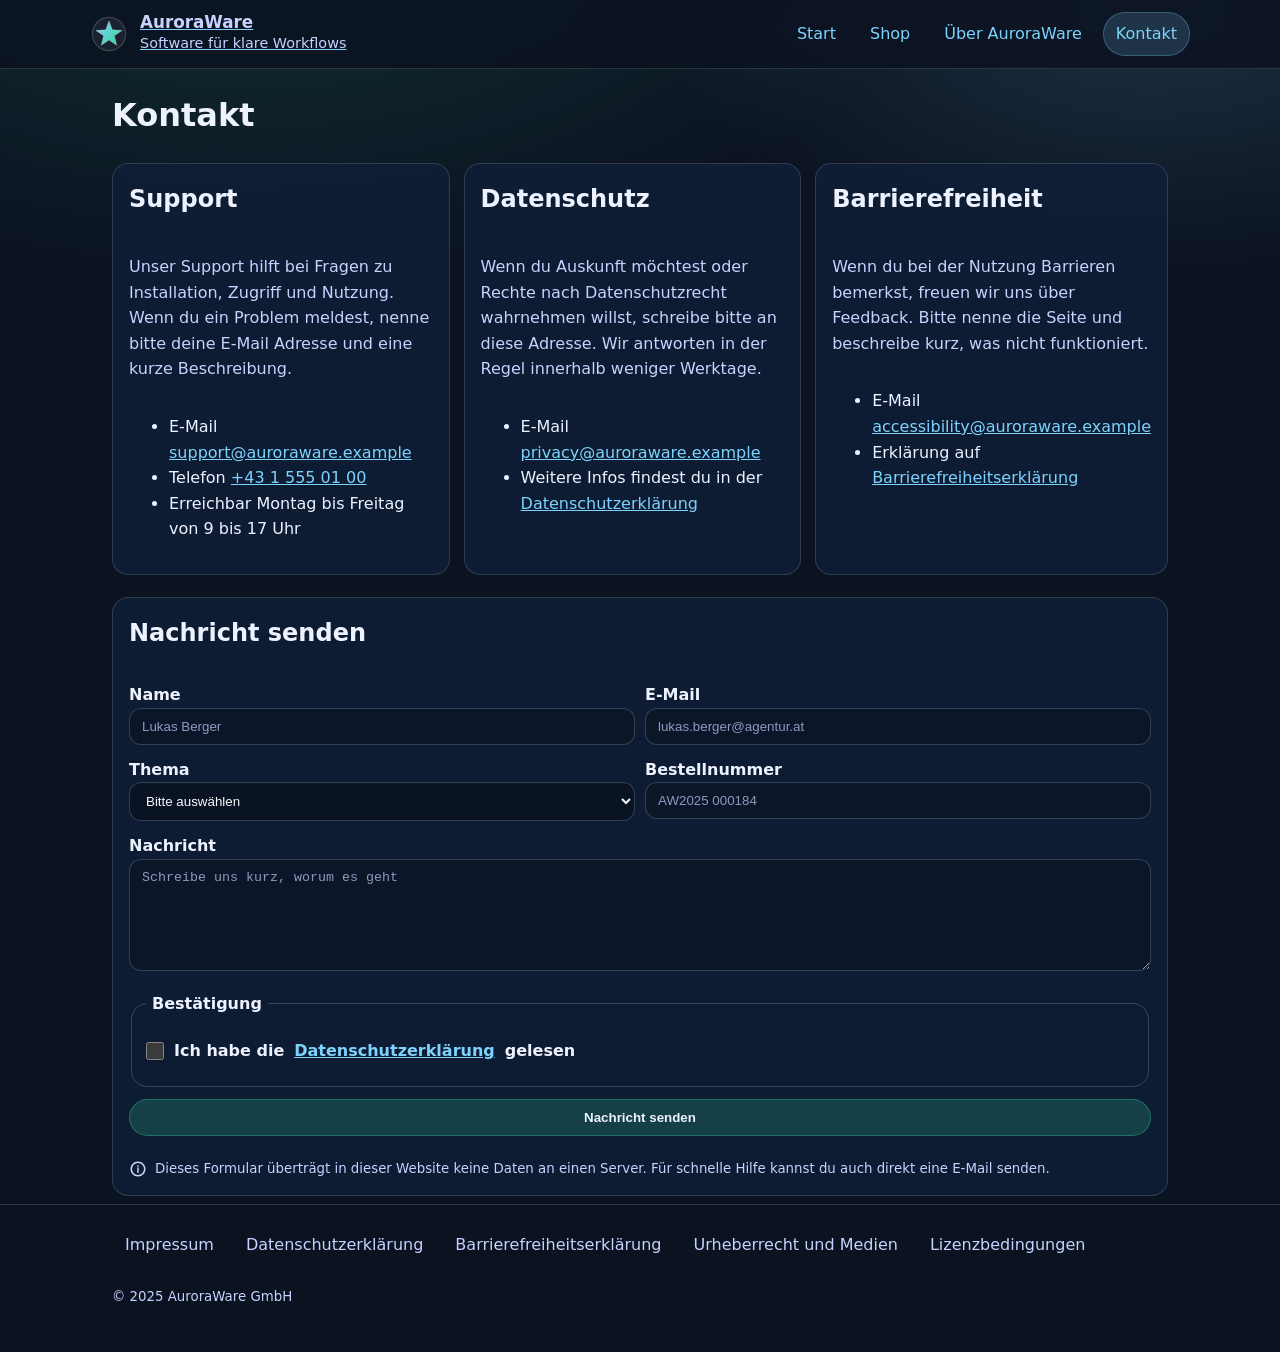
<file: contact.html>
<!doctype html>
<html lang="de">
<head>
    <meta charset="utf-8">
    <meta name="viewport" content="width=device-width,initial-scale=1">
    <title>Kontakt</title>
    <meta name="description" content="Kontaktmöglichkeiten und Support von AuroraWare.">
    <link rel="stylesheet" href="./css/styles.css?v=2">
</head>
<body>
<a class="skip-link" href="#content">Zum Inhalt springen</a>

<header>
    <div class="container brandbar">
        <a class="brand" href="index.html">
            <img src="assets/auroraware-logo.svg" alt="AuroraWare Logo">
            <span><strong>AuroraWare</strong><span>Software für klare Workflows</span></span>
        </a>

        <nav aria-label="Hauptnavigation">
            <ul>
                <li><a href="index.html">Start</a></li>
                <li><a href="shop.html">Shop</a></li>
                <li><a href="about.html">Über AuroraWare</a></li>
                <li><a href="contact.html" aria-current="page">Kontakt</a></li>
            </ul>
        </nav>
    </div>
</header>

<main id="content" class="container">
    <h1>Kontakt</h1>

    <section class="grid" aria-label="Kontaktwege">
        <article class="card">
            <h2>Support</h2>
            <p>
                Unser Support hilft bei Fragen zu Installation, Zugriff und Nutzung.
                Wenn du ein Problem meldest, nenne bitte deine E-Mail Adresse und eine kurze Beschreibung.
            </p>
            <ul>
                <li>E-Mail <a href="mailto:support@auroraware.example">support@auroraware.example</a></li>
                <li>Telefon <a href="tel:+4315550100">+43 1 555 01 00</a></li>
                <li>Erreichbar Montag bis Freitag von 9 bis 17 Uhr</li>
            </ul>
        </article>

        <article class="card">
            <h2>Datenschutz</h2>
            <p>
                Wenn du Auskunft möchtest oder Rechte nach Datenschutzrecht wahrnehmen willst, schreibe bitte an diese Adresse.
                Wir antworten in der Regel innerhalb weniger Werktage.
            </p>
            <ul>
                <li>E-Mail <a href="mailto:privacy@auroraware.example">privacy@auroraware.example</a></li>
                <li>Weitere Infos findest du in der <a href="privacy.html">Datenschutzerklärung</a></li>
            </ul>
        </article>

        <article class="card">
            <h2>Barrierefreiheit</h2>
            <p>
                Wenn du bei der Nutzung Barrieren bemerkst, freuen wir uns über Feedback.
                Bitte nenne die Seite und beschreibe kurz, was nicht funktioniert.
            </p>
            <ul>
                <li>E-Mail <a href="mailto:accessibility@auroraware.example">accessibility@auroraware.example</a></li>
                <li>Erklärung auf <a href="accessibility.html">Barrierefreiheitserklärung</a></li>
            </ul>
        </article>
    </section>

    <section class="card" aria-label="Kontaktformular">
        <h2>Nachricht senden</h2>

        <form class="form" action="#" method="post">
            <div class="inline">
                <div>
                    <label for="name">Name</label>
                    <input id="name" name="name" type="text" autocomplete="name" required placeholder="Lukas Berger">
                </div>
                <div>
                    <label for="email">E-Mail</label>
                    <input id="email" name="email" type="email" autocomplete="email" required placeholder="lukas.berger@agentur.at">
                </div>
            </div>

            <div class="inline">
                <div>
                    <label for="topic">Thema</label>
                    <select id="topic" name="topic" required>
                        <option value="">Bitte auswählen</option>
                        <option value="sales">Fragen zu Preisen und Plänen</option>
                        <option value="support">Technischer Support</option>
                        <option value="privacy">Datenschutzanfrage</option>
                        <option value="accessibility">Barrierefreiheit</option>
                        <option value="other">Sonstiges</option>
                    </select>
                </div>

                <div>
                    <label for="orderId">Bestellnummer</label>
                    <input id="orderId" name="orderId" type="text" placeholder="AW2025 000184">
                </div>
            </div>

            <div>
                <label for="message">Nachricht</label>
                <textarea id="message" name="message" rows="6" required placeholder="Schreibe uns kurz, worum es geht"></textarea>
            </div>

            <fieldset>
                <legend>Bestätigung</legend>
                <label>
                    <input type="checkbox" name="privacyAck" required>
                    Ich habe die <a href="privacy.html">Datenschutzerklärung</a> gelesen
                </label>
            </fieldset>

            <button class="button primary" type="submit">Nachricht senden</button>
            <p class="note" role="note">
              <span class="info-icon" aria-hidden="true">
                  <svg viewBox="0 0 24 24" width="18" height="18" focusable="false" aria-hidden="true">
                    <path fill="currentColor"
                          d="M12 2C6.48 2 2 6.48 2 12s4.48 10 10 10 10-4.48 10-10S17.52 2 12 2zm0 18a8 8 0 1 1 0-16 8 8 0 0 1 0 16z"/>
                    <path fill="currentColor" d="M11 10h2v7h-2zM11 7h2v2h-2z"/>
                  </svg>
              </span>
                <small>Dieses Formular überträgt in dieser Website keine Daten an einen Server. Für schnelle Hilfe kannst du auch direkt eine E-Mail senden.</small>
            </p>
        </form>
    </section>
</main>

<footer class="footer">
    <div class="container">
        <nav aria-label="Footer Navigation">
            <ul>
                <li><a href="imprint.html">Impressum</a></li>
                <li><a href="privacy.html">Datenschutzerklärung</a></li>
                <li><a href="accessibility.html">Barrierefreiheitserklärung</a></li>
                <li><a href="media.html">Urheberrecht und Medien</a></li>
                <li><a href="licenses.html">Lizenzbedingungen</a></li>
            </ul>
        </nav>
        <p><small>© 2025 AuroraWare GmbH</small></p>
    </div>
</footer>
</body>
</html>
</file>
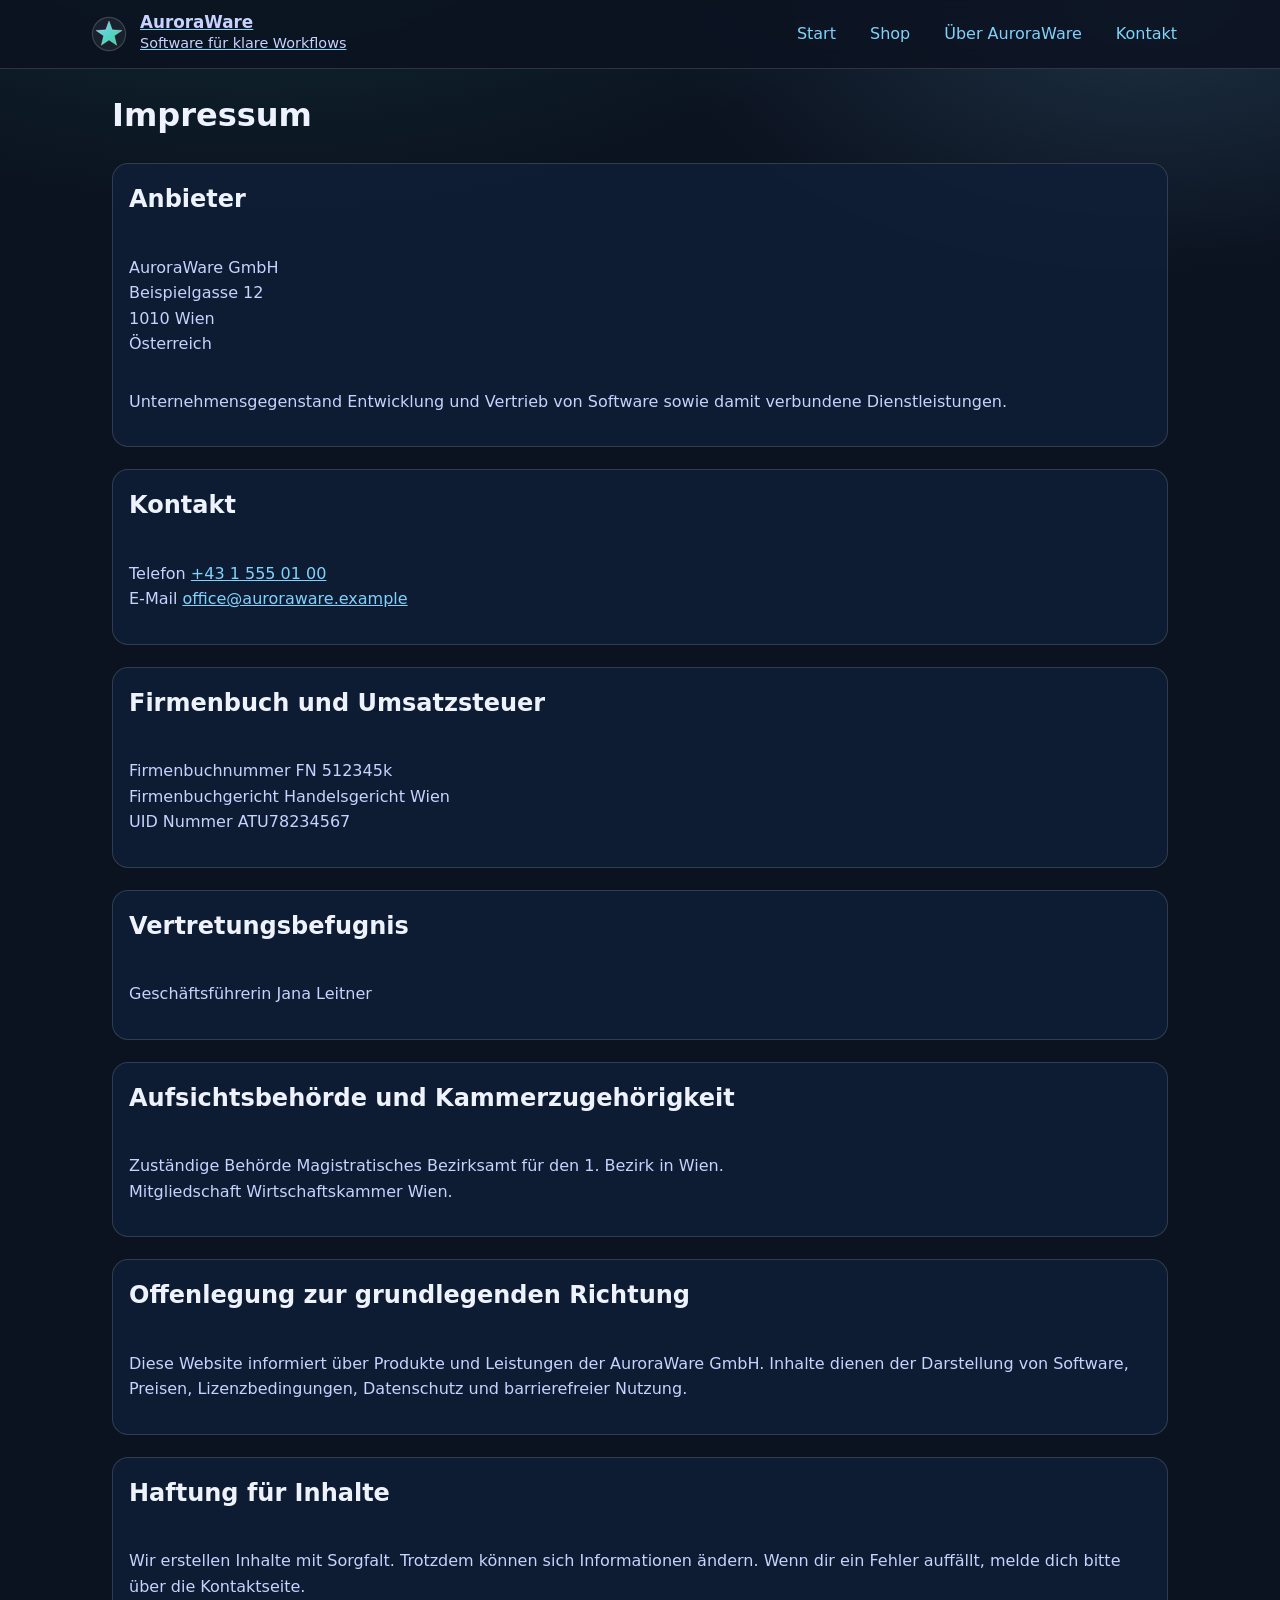
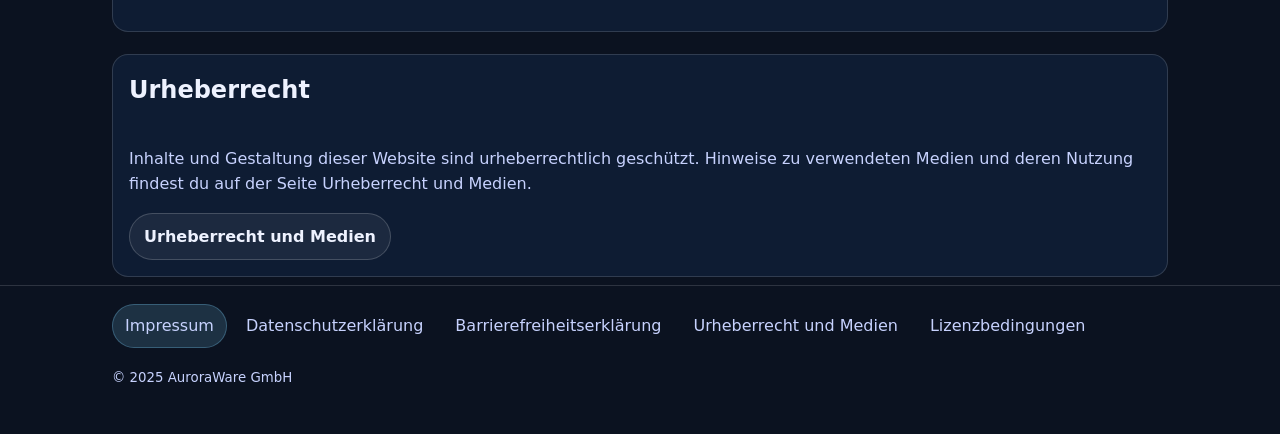
<file: imprint.html>
<!doctype html>
<html lang="de">
<head>
    <meta charset="utf-8">
    <meta name="viewport" content="width=device-width,initial-scale=1">
    <title>Impressum</title>
    <meta name="description" content="Impressum und Offenlegung für AuroraWare.">
    <link rel="stylesheet" href="./css/styles.css?v=2">
</head>
<body>
<a class="skip-link" href="#content">Zum Inhalt springen</a>

<header>
    <div class="container brandbar">
        <a class="brand" href="index.html">
            <img src="assets/auroraware-logo.svg" alt="AuroraWare Logo">
            <span><strong>AuroraWare</strong><span>Software für klare Workflows</span></span>
        </a>

        <nav aria-label="Hauptnavigation">
            <ul>
                <li><a href="index.html">Start</a></li>
                <li><a href="shop.html">Shop</a></li>
                <li><a href="about.html">Über AuroraWare</a></li>
                <li><a href="contact.html">Kontakt</a></li>
            </ul>
        </nav>
    </div>
</header>

<main id="content" class="container">
    <h1>Impressum</h1>

    <section class="card">
        <h2>Anbieter</h2>
        <p>
            AuroraWare GmbH<br>
            Beispielgasse 12<br>
            1010 Wien<br>
            Österreich
        </p>
        <p>
            Unternehmensgegenstand Entwicklung und Vertrieb von Software sowie damit verbundene Dienstleistungen.
        </p>
    </section>

    <section class="card">
        <h2>Kontakt</h2>
        <p>
            Telefon <a href="tel:+4315550100">+43 1 555 01 00</a><br>
            E-Mail <a href="mailto:office@auroraware.example">office@auroraware.example</a>
        </p>
    </section>

    <section class="card">
        <h2>Firmenbuch und Umsatzsteuer</h2>
        <p>
            Firmenbuchnummer FN 512345k<br>
            Firmenbuchgericht Handelsgericht Wien<br>
            UID Nummer ATU78234567
        </p>
    </section>

    <section class="card">
        <h2>Vertretungsbefugnis</h2>
        <p>
            Geschäftsführerin Jana Leitner
        </p>
    </section>

    <section class="card">
        <h2>Aufsichtsbehörde und Kammerzugehörigkeit</h2>
        <p>
            Zuständige Behörde Magistratisches Bezirksamt für den 1. Bezirk in Wien.<br>
            Mitgliedschaft Wirtschaftskammer Wien.
        </p>
    </section>

    <section class="card">
        <h2>Offenlegung zur grundlegenden Richtung</h2>
        <p>
            Diese Website informiert über Produkte und Leistungen der AuroraWare GmbH.
            Inhalte dienen der Darstellung von Software, Preisen, Lizenzbedingungen, Datenschutz und barrierefreier Nutzung.
        </p>
    </section>

    <section class="card">
        <h2>Haftung für Inhalte</h2>
        <p>
            Wir erstellen Inhalte mit Sorgfalt.
            Trotzdem können sich Informationen ändern.
            Wenn dir ein Fehler auffällt, melde dich bitte über die Kontaktseite.
        </p>
    </section>

    <section class="card">
        <h2>Urheberrecht</h2>
        <p>
            Inhalte und Gestaltung dieser Website sind urheberrechtlich geschützt.
            Hinweise zu verwendeten Medien und deren Nutzung findest du auf der Seite Urheberrecht und Medien.
        </p>
        <a class="button" href="media.html">Urheberrecht und Medien</a>
    </section>
</main>

<footer class="footer">
    <div class="container">
        <nav aria-label="Footer Navigation">
            <ul>
                <li><a href="imprint.html" aria-current="page">Impressum</a></li>
                <li><a href="privacy.html">Datenschutzerklärung</a></li>
                <li><a href="accessibility.html">Barrierefreiheitserklärung</a></li>
                <li><a href="media.html">Urheberrecht und Medien</a></li>
                <li><a href="licenses.html">Lizenzbedingungen</a></li>
            </ul>
        </nav>
        <p><small>© 2025 AuroraWare GmbH</small></p>
    </div>
</footer>
</body>
</html>
</file>
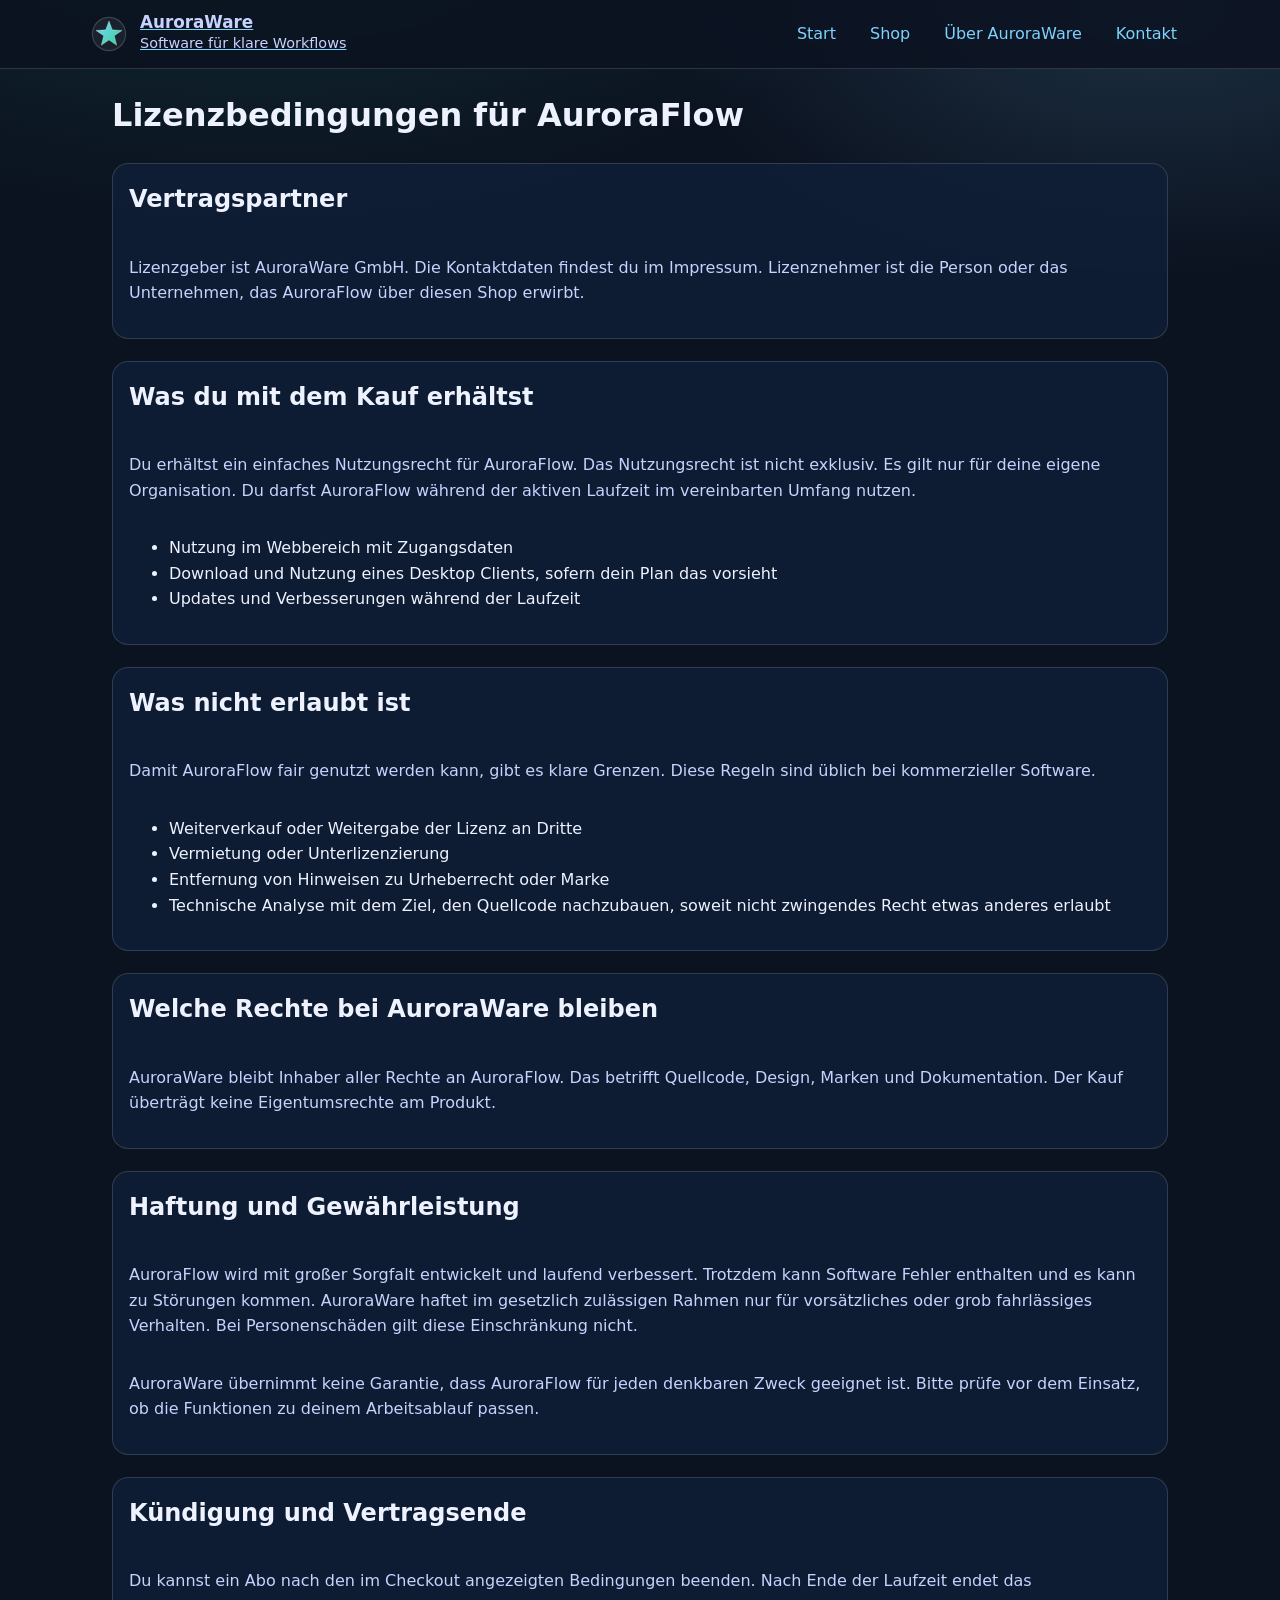
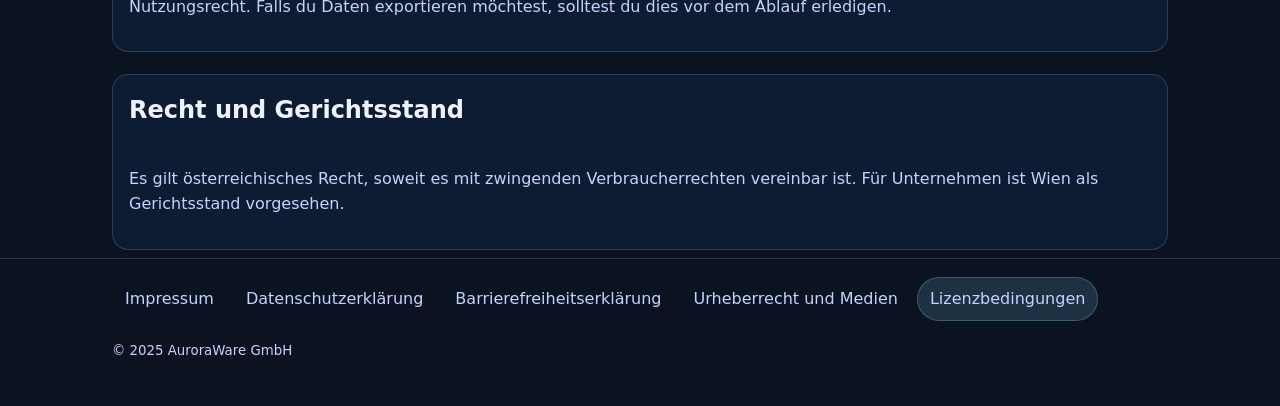
<file: licenses.html>
<!doctype html>
<html lang="de">
<head>
    <meta charset="utf-8">
    <meta name="viewport" content="width=device-width,initial-scale=1">
    <title>Lizenzbedingungen</title>
    <meta name="description" content="Lizenzbedingungen für AuroraFlow. Nutzungsrechte, Einschränkungen und Haftung.">
    <link rel="stylesheet" href="./css/styles.css?v=2">
</head>
<body>
<a class="skip-link" href="#content">Zum Inhalt springen</a>

<header>
    <div class="container brandbar">
        <a class="brand" href="index.html">
            <img src="assets/auroraware-logo.svg" alt="AuroraWare Logo">
            <span><strong>AuroraWare</strong><span>Software für klare Workflows</span></span>
        </a>
        <nav aria-label="Hauptnavigation">
            <ul>
                <li><a href="index.html">Start</a></li>
                <li><a href="shop.html">Shop</a></li>
                <li><a href="about.html">Über AuroraWare</a></li>
                <li><a href="contact.html">Kontakt</a></li>
            </ul>
        </nav>
    </div>
</header>

<main id="content" class="container">
    <h1>Lizenzbedingungen für AuroraFlow</h1>

    <section class="card">
        <h2>Vertragspartner</h2>
        <p>
            Lizenzgeber ist AuroraWare GmbH. Die Kontaktdaten findest du im Impressum.
            Lizenznehmer ist die Person oder das Unternehmen, das AuroraFlow über diesen Shop erwirbt.
        </p>
    </section>

    <section class="card">
        <h2>Was du mit dem Kauf erhältst</h2>
        <p>
            Du erhältst ein einfaches Nutzungsrecht für AuroraFlow.
            Das Nutzungsrecht ist nicht exklusiv. Es gilt nur für deine eigene Organisation.
            Du darfst AuroraFlow während der aktiven Laufzeit im vereinbarten Umfang nutzen.
        </p>
        <ul>
            <li>Nutzung im Webbereich mit Zugangsdaten</li>
            <li>Download und Nutzung eines Desktop Clients, sofern dein Plan das vorsieht</li>
            <li>Updates und Verbesserungen während der Laufzeit</li>
        </ul>
    </section>

    <section class="card">
        <h2>Was nicht erlaubt ist</h2>
        <p>
            Damit AuroraFlow fair genutzt werden kann, gibt es klare Grenzen.
            Diese Regeln sind üblich bei kommerzieller Software.
        </p>
        <ul>
            <li>Weiterverkauf oder Weitergabe der Lizenz an Dritte</li>
            <li>Vermietung oder Unterlizenzierung</li>
            <li>Entfernung von Hinweisen zu Urheberrecht oder Marke</li>
            <li>Technische Analyse mit dem Ziel, den Quellcode nachzubauen, soweit nicht zwingendes Recht etwas anderes erlaubt</li>
        </ul>
    </section>

    <section class="card">
        <h2>Welche Rechte bei AuroraWare bleiben</h2>
        <p>
            AuroraWare bleibt Inhaber aller Rechte an AuroraFlow.
            Das betrifft Quellcode, Design, Marken und Dokumentation.
            Der Kauf überträgt keine Eigentumsrechte am Produkt.
        </p>
    </section>

    <section class="card">
        <h2>Haftung und Gewährleistung</h2>
        <p>
            AuroraFlow wird mit großer Sorgfalt entwickelt und laufend verbessert.
            Trotzdem kann Software Fehler enthalten und es kann zu Störungen kommen.
            AuroraWare haftet im gesetzlich zulässigen Rahmen nur für vorsätzliches oder grob fahrlässiges Verhalten.
            Bei Personenschäden gilt diese Einschränkung nicht.
        </p>
        <p>
            AuroraWare übernimmt keine Garantie, dass AuroraFlow für jeden denkbaren Zweck geeignet ist.
            Bitte prüfe vor dem Einsatz, ob die Funktionen zu deinem Arbeitsablauf passen.
        </p>
    </section>

    <section class="card">
        <h2>Kündigung und Vertragsende</h2>
        <p>
            Du kannst ein Abo nach den im Checkout angezeigten Bedingungen beenden.
            Nach Ende der Laufzeit endet das Nutzungsrecht.
            Falls du Daten exportieren möchtest, solltest du dies vor dem Ablauf erledigen.
        </p>
    </section>

    <section class="card">
        <h2>Recht und Gerichtsstand</h2>
        <p>
            Es gilt österreichisches Recht, soweit es mit zwingenden Verbraucherrechten vereinbar ist.
            Für Unternehmen ist Wien als Gerichtsstand vorgesehen.
        </p>
    </section>
</main>

<footer class="footer">
    <div class="container">
        <nav aria-label="Footer Navigation">
            <ul>
                <li><a href="imprint.html">Impressum</a></li>
                <li><a href="privacy.html">Datenschutzerklärung</a></li>
                <li><a href="accessibility.html">Barrierefreiheitserklärung</a></li>
                <li><a href="media.html">Urheberrecht und Medien</a></li>
                <li><a href="licenses.html" aria-current="page">Lizenzbedingungen</a></li>
            </ul>
        </nav>
        <p><small>© 2025 AuroraWare GmbH</small></p>
    </div>
</footer>
</body>
</html>
</file>
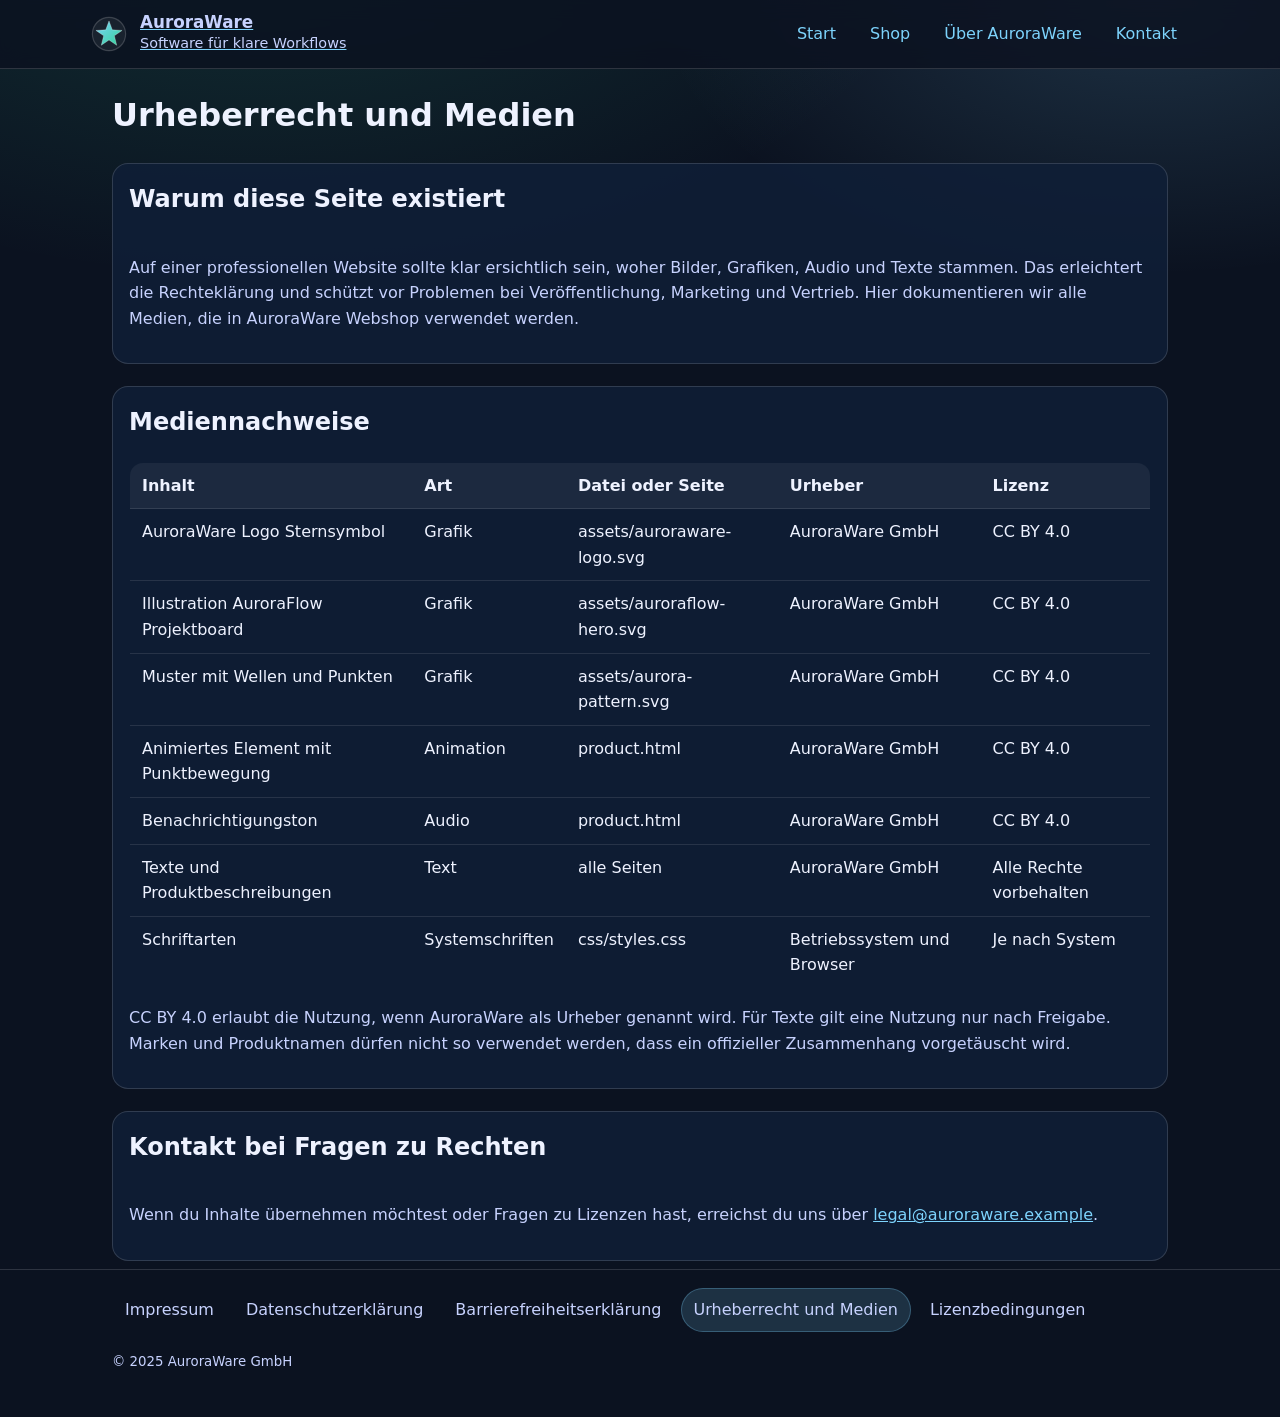
<file: media.html>
<!doctype html>
<html lang="de">
<head>
    <meta charset="utf-8">
    <meta name="viewport" content="width=device-width,initial-scale=1">
    <title>Urheberrecht und Medien</title>
    <meta name="description" content="Nachweise zu Bildern, Grafiken, Audio, Animation und Texten auf dieser Website.">
    <link rel="stylesheet" href="./css/styles.css?v=2">
</head>
<body>
<a class="skip-link" href="#content">Zum Inhalt springen</a>

<header>
    <div class="container brandbar">
        <a class="brand" href="index.html">
            <img src="assets/auroraware-logo.svg" alt="AuroraWare Logo">
            <span><strong>AuroraWare</strong><span>Software für klare Workflows</span></span>
        </a>

        <nav aria-label="Hauptnavigation">
            <ul>
                <li><a href="index.html">Start</a></li>
                <li><a href="shop.html">Shop</a></li>
                <li><a href="about.html">Über AuroraWare</a></li>
                <li><a href="contact.html">Kontakt</a></li>
            </ul>
        </nav>
    </div>
</header>

<main id="content" class="container">
    <h1>Urheberrecht und Medien</h1>

    <section class="card">
        <h2>Warum diese Seite existiert</h2>
        <p>
            Auf einer professionellen Website sollte klar ersichtlich sein, woher Bilder, Grafiken, Audio und Texte stammen.
            Das erleichtert die Rechteklärung und schützt vor Problemen bei Veröffentlichung, Marketing und Vertrieb.
            Hier dokumentieren wir alle Medien, die in AuroraWare Webshop verwendet werden.
        </p>
    </section>

    <section class="card">
        <h2>Mediennachweise</h2>
        <table aria-label="Tabelle mit Mediennachweisen und Lizenzen">
            <thead>
            <tr>
                <th>Inhalt</th>
                <th>Art</th>
                <th>Datei oder Seite</th>
                <th>Urheber</th>
                <th>Lizenz</th>
            </tr>
            </thead>
            <tbody>
            <tr>
                <td>AuroraWare Logo Sternsymbol</td>
                <td>Grafik</td>
                <td>assets/auroraware-logo.svg</td>
                <td>AuroraWare GmbH</td>
                <td>CC BY 4.0</td>
            </tr>
            <tr>
                <td>Illustration AuroraFlow Projektboard</td>
                <td>Grafik</td>
                <td>assets/auroraflow-hero.svg</td>
                <td>AuroraWare GmbH</td>
                <td>CC BY 4.0</td>
            </tr>
            <tr>
                <td>Muster mit Wellen und Punkten</td>
                <td>Grafik</td>
                <td>assets/aurora-pattern.svg</td>
                <td>AuroraWare GmbH</td>
                <td>CC BY 4.0</td>
            </tr>
            <tr>
                <td>Animiertes Element mit Punktbewegung</td>
                <td>Animation</td>
                <td>product.html</td>
                <td>AuroraWare GmbH</td>
                <td>CC BY 4.0</td>
            </tr>
            <tr>
                <td>Benachrichtigungston</td>
                <td>Audio</td>
                <td>product.html</td>
                <td>AuroraWare GmbH</td>
                <td>CC BY 4.0</td>
            </tr>
            <tr>
                <td>Texte und Produktbeschreibungen</td>
                <td>Text</td>
                <td>alle Seiten</td>
                <td>AuroraWare GmbH</td>
                <td>Alle Rechte vorbehalten</td>
            </tr>
            <tr>
                <td>Schriftarten</td>
                <td>Systemschriften</td>
                <td>css/styles.css</td>
                <td>Betriebssystem und Browser</td>
                <td>Je nach System</td>
            </tr>
            </tbody>
        </table>

        <p>
            CC BY 4.0 erlaubt die Nutzung, wenn AuroraWare als Urheber genannt wird.
            Für Texte gilt eine Nutzung nur nach Freigabe.
            Marken und Produktnamen dürfen nicht so verwendet werden, dass ein offizieller Zusammenhang vorgetäuscht wird.
        </p>
    </section>

    <section class="card">
        <h2>Kontakt bei Fragen zu Rechten</h2>
        <p>
            Wenn du Inhalte übernehmen möchtest oder Fragen zu Lizenzen hast, erreichst du uns über
            <a href="mailto:legal@auroraware.example">legal@auroraware.example</a>.
        </p>
    </section>
</main>

<footer class="footer">
    <div class="container">
        <nav aria-label="Footer Navigation">
            <ul>
                <li><a href="imprint.html">Impressum</a></li>
                <li><a href="privacy.html">Datenschutzerklärung</a></li>
                <li><a href="accessibility.html">Barrierefreiheitserklärung</a></li>
                <li><a href="media.html" aria-current="page">Urheberrecht und Medien</a></li>
                <li><a href="licenses.html">Lizenzbedingungen</a></li>
            </ul>
        </nav>
        <p><small>© 2025 AuroraWare GmbH</small></p>
    </div>
</footer>
</body>
</html>
</file>
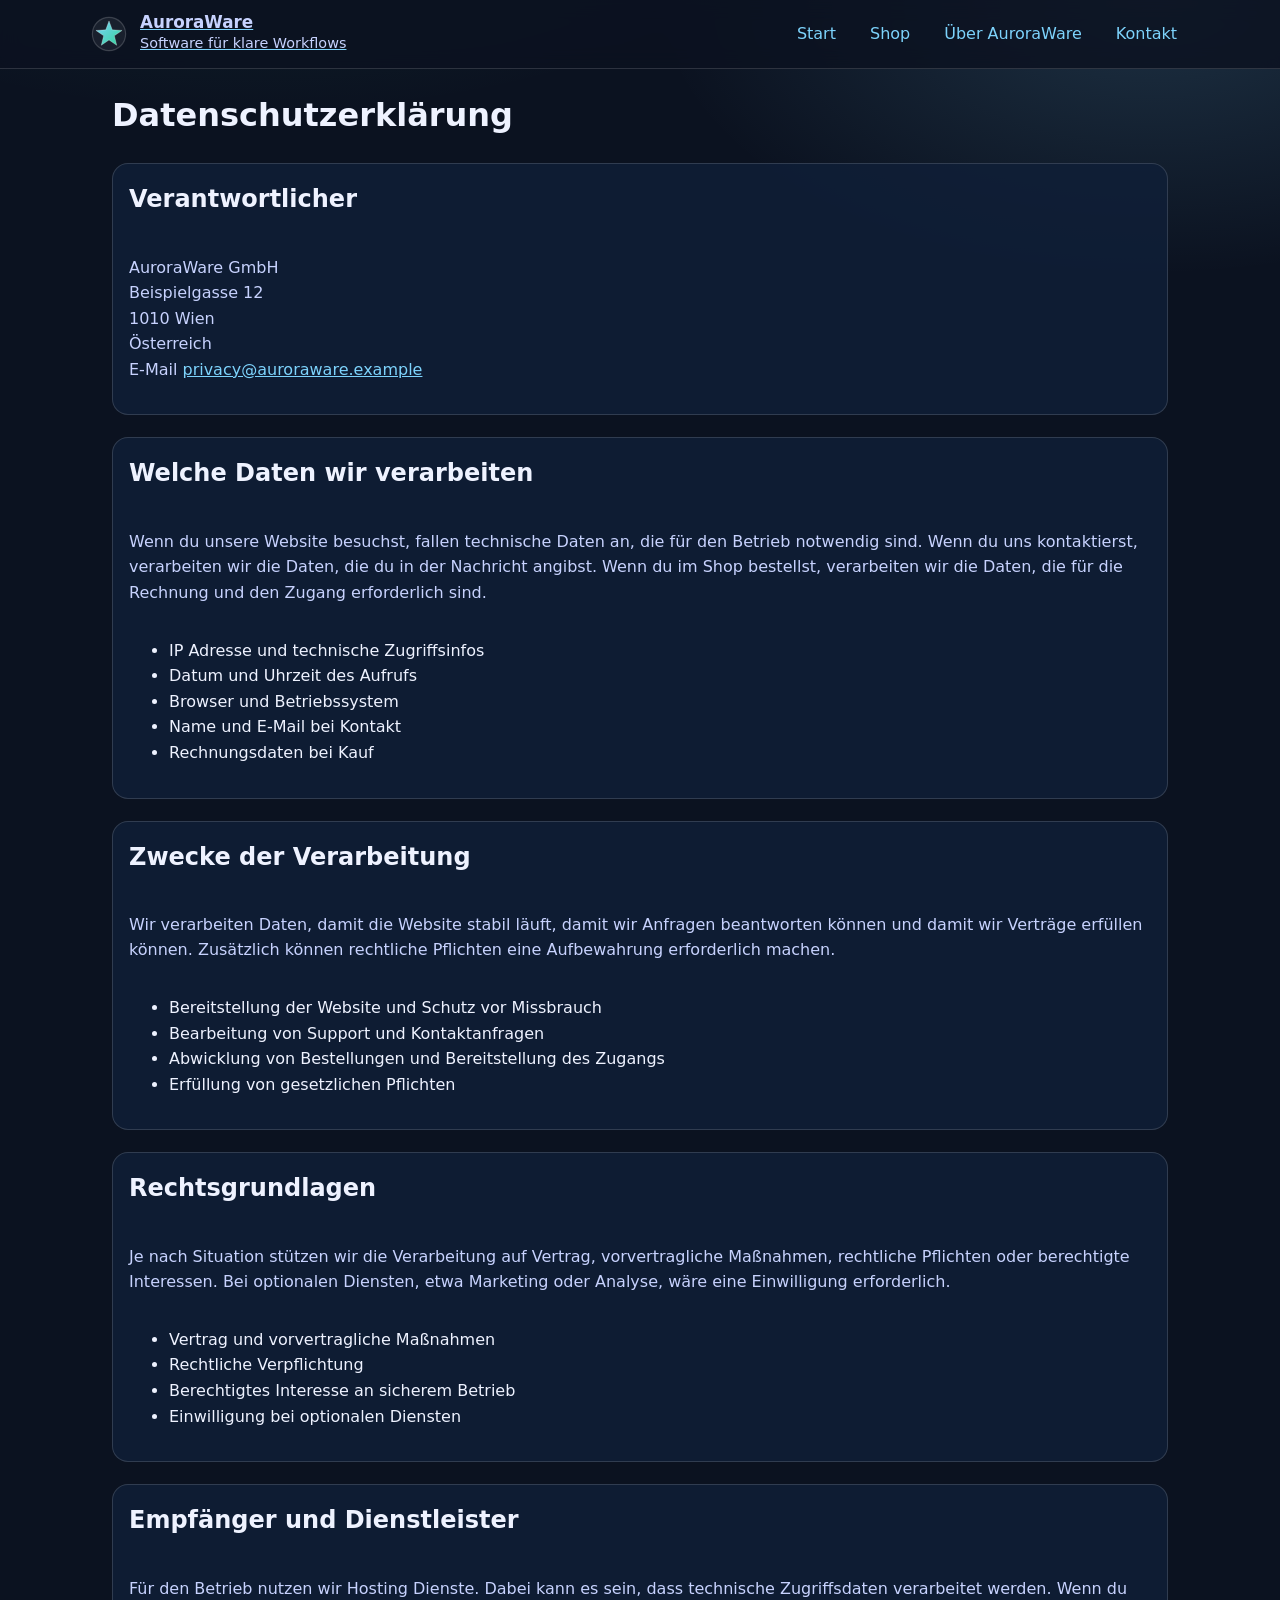
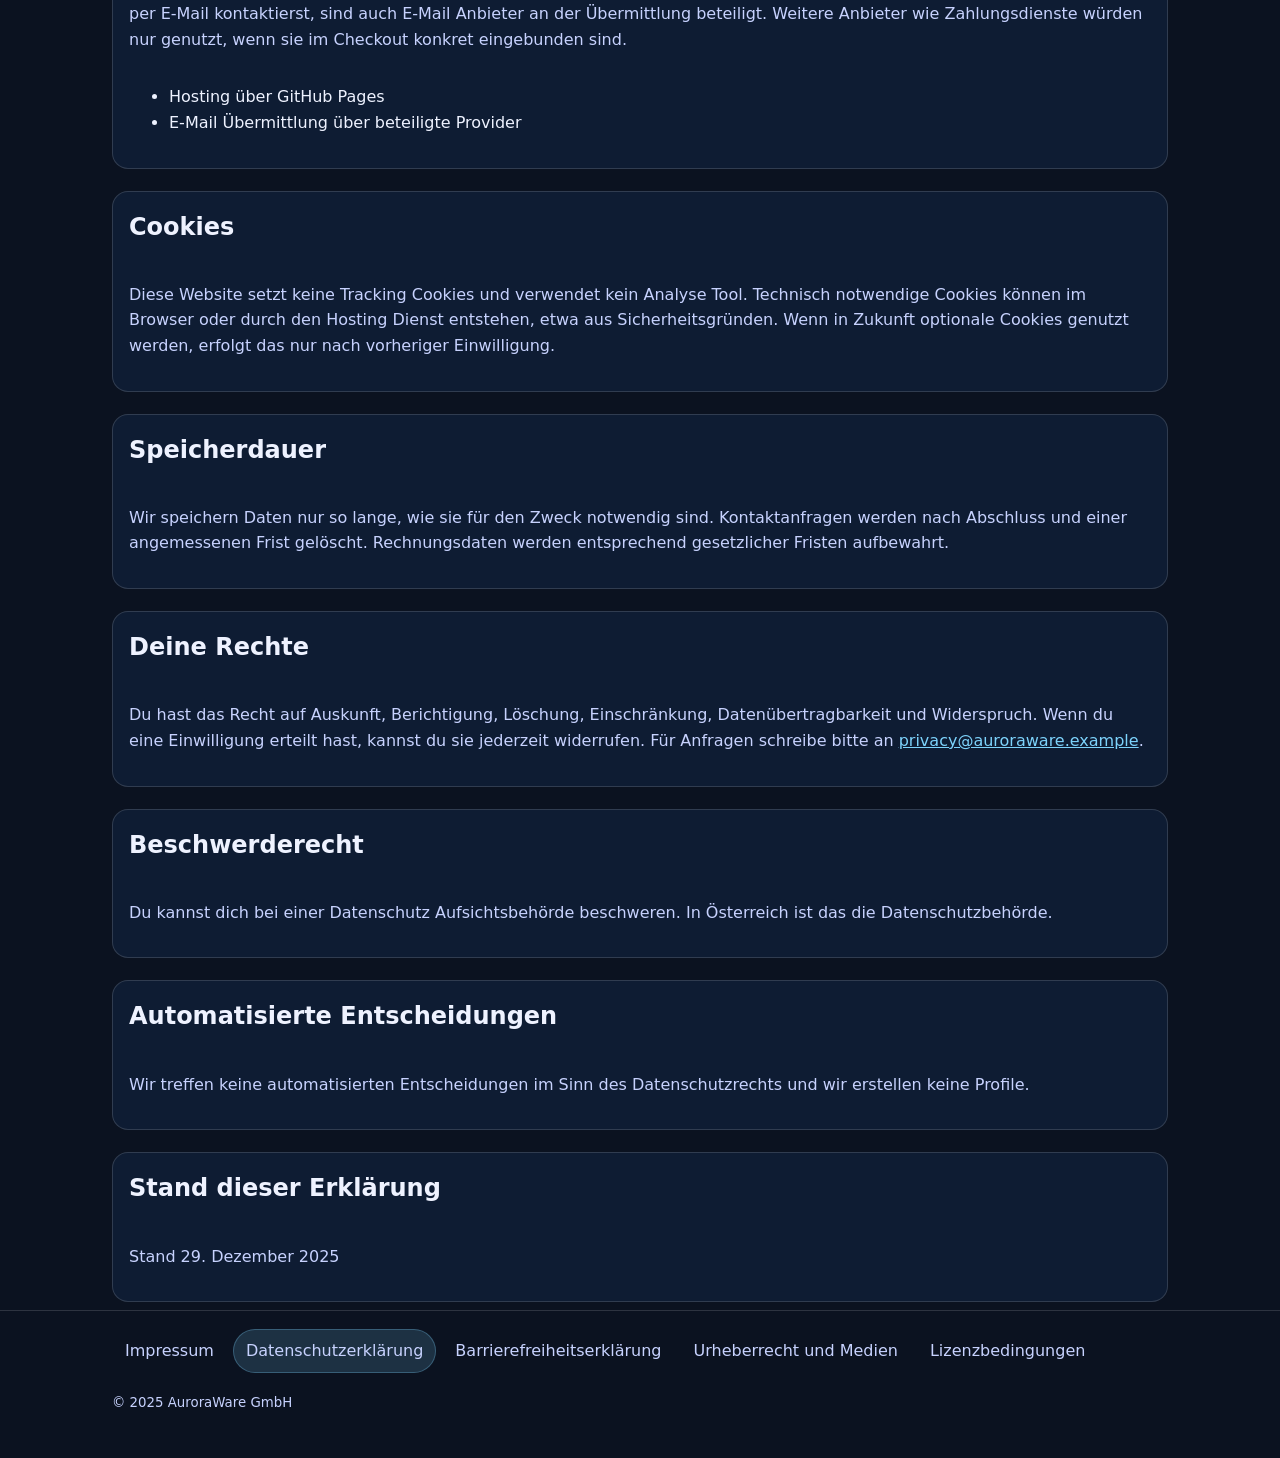
<file: privacy.html>
<!doctype html>
<html lang="de">
<head>
    <meta charset="utf-8">
    <meta name="viewport" content="width=device-width,initial-scale=1">
    <title>Datenschutzerklärung</title>
    <meta name="description" content="Datenschutzerklärung von AuroraWare. Informationen zur Verarbeitung personenbezogener Daten.">
    <link rel="stylesheet" href="./css/styles.css?v=2">
</head>
<body>
<a class="skip-link" href="#content">Zum Inhalt springen</a>

<header>
    <div class="container brandbar">
        <a class="brand" href="index.html">
            <img src="assets/auroraware-logo.svg" alt="AuroraWare Logo">
            <span><strong>AuroraWare</strong><span>Software für klare Workflows</span></span>
        </a>

        <nav aria-label="Hauptnavigation">
            <ul>
                <li><a href="index.html">Start</a></li>
                <li><a href="shop.html">Shop</a></li>
                <li><a href="about.html">Über AuroraWare</a></li>
                <li><a href="contact.html">Kontakt</a></li>
            </ul>
        </nav>
    </div>
</header>

<main id="content" class="container">
    <h1>Datenschutzerklärung</h1>

    <section class="card">
        <h2>Verantwortlicher</h2>
        <p>
            AuroraWare GmbH<br>
            Beispielgasse 12<br>
            1010 Wien<br>
            Österreich<br>
            E-Mail <a href="mailto:privacy@auroraware.example">privacy@auroraware.example</a>
        </p>
    </section>

    <section class="card">
        <h2>Welche Daten wir verarbeiten</h2>
        <p>
            Wenn du unsere Website besuchst, fallen technische Daten an, die für den Betrieb notwendig sind.
            Wenn du uns kontaktierst, verarbeiten wir die Daten, die du in der Nachricht angibst.
            Wenn du im Shop bestellst, verarbeiten wir die Daten, die für die Rechnung und den Zugang erforderlich sind.
        </p>
        <ul>
            <li>IP Adresse und technische Zugriffsinfos</li>
            <li>Datum und Uhrzeit des Aufrufs</li>
            <li>Browser und Betriebssystem</li>
            <li>Name und E-Mail bei Kontakt</li>
            <li>Rechnungsdaten bei Kauf</li>
        </ul>
    </section>

    <section class="card">
        <h2>Zwecke der Verarbeitung</h2>
        <p>
            Wir verarbeiten Daten, damit die Website stabil läuft, damit wir Anfragen beantworten können und damit wir Verträge erfüllen können.
            Zusätzlich können rechtliche Pflichten eine Aufbewahrung erforderlich machen.
        </p>
        <ul>
            <li>Bereitstellung der Website und Schutz vor Missbrauch</li>
            <li>Bearbeitung von Support und Kontaktanfragen</li>
            <li>Abwicklung von Bestellungen und Bereitstellung des Zugangs</li>
            <li>Erfüllung von gesetzlichen Pflichten</li>
        </ul>
    </section>

    <section class="card">
        <h2>Rechtsgrundlagen</h2>
        <p>
            Je nach Situation stützen wir die Verarbeitung auf Vertrag, vorvertragliche Maßnahmen, rechtliche Pflichten oder berechtigte Interessen.
            Bei optionalen Diensten, etwa Marketing oder Analyse, wäre eine Einwilligung erforderlich.
        </p>
        <ul>
            <li>Vertrag und vorvertragliche Maßnahmen</li>
            <li>Rechtliche Verpflichtung</li>
            <li>Berechtigtes Interesse an sicherem Betrieb</li>
            <li>Einwilligung bei optionalen Diensten</li>
        </ul>
    </section>

    <section class="card">
        <h2>Empfänger und Dienstleister</h2>
        <p>
            Für den Betrieb nutzen wir Hosting Dienste. Dabei kann es sein, dass technische Zugriffsdaten verarbeitet werden.
            Wenn du per E-Mail kontaktierst, sind auch E-Mail Anbieter an der Übermittlung beteiligt.
            Weitere Anbieter wie Zahlungsdienste würden nur genutzt, wenn sie im Checkout konkret eingebunden sind.
        </p>
        <ul>
            <li>Hosting über GitHub Pages</li>
            <li>E-Mail Übermittlung über beteiligte Provider</li>
        </ul>
    </section>

    <section class="card">
        <h2>Cookies</h2>
        <p>
            Diese Website setzt keine Tracking Cookies und verwendet kein Analyse Tool.
            Technisch notwendige Cookies können im Browser oder durch den Hosting Dienst entstehen, etwa aus Sicherheitsgründen.
            Wenn in Zukunft optionale Cookies genutzt werden, erfolgt das nur nach vorheriger Einwilligung.
        </p>
    </section>

    <section class="card">
        <h2>Speicherdauer</h2>
        <p>
            Wir speichern Daten nur so lange, wie sie für den Zweck notwendig sind.
            Kontaktanfragen werden nach Abschluss und einer angemessenen Frist gelöscht.
            Rechnungsdaten werden entsprechend gesetzlicher Fristen aufbewahrt.
        </p>
    </section>

    <section class="card">
        <h2>Deine Rechte</h2>
        <p>
            Du hast das Recht auf Auskunft, Berichtigung, Löschung, Einschränkung, Datenübertragbarkeit und Widerspruch.
            Wenn du eine Einwilligung erteilt hast, kannst du sie jederzeit widerrufen.
            Für Anfragen schreibe bitte an <a href="mailto:privacy@auroraware.example">privacy@auroraware.example</a>.
        </p>
    </section>

    <section class="card">
        <h2>Beschwerderecht</h2>
        <p>
            Du kannst dich bei einer Datenschutz Aufsichtsbehörde beschweren.
            In Österreich ist das die Datenschutzbehörde.
        </p>
    </section>

    <section class="card">
        <h2>Automatisierte Entscheidungen</h2>
        <p>
            Wir treffen keine automatisierten Entscheidungen im Sinn des Datenschutzrechts und wir erstellen keine Profile.
        </p>
    </section>

    <section class="card">
        <h2>Stand dieser Erklärung</h2>
        <p>
            Stand 29. Dezember 2025
        </p>
    </section>
</main>

<footer class="footer">
    <div class="container">
        <nav aria-label="Footer Navigation">
            <ul>
                <li><a href="imprint.html">Impressum</a></li>
                <li><a href="privacy.html" aria-current="page">Datenschutzerklärung</a></li>
                <li><a href="accessibility.html">Barrierefreiheitserklärung</a></li>
                <li><a href="media.html">Urheberrecht und Medien</a></li>
                <li><a href="licenses.html">Lizenzbedingungen</a></li>
            </ul>
        </nav>
        <p><small>© 2025 AuroraWare GmbH</small></p>
    </div>
</footer>
</body>
</html>
</file>
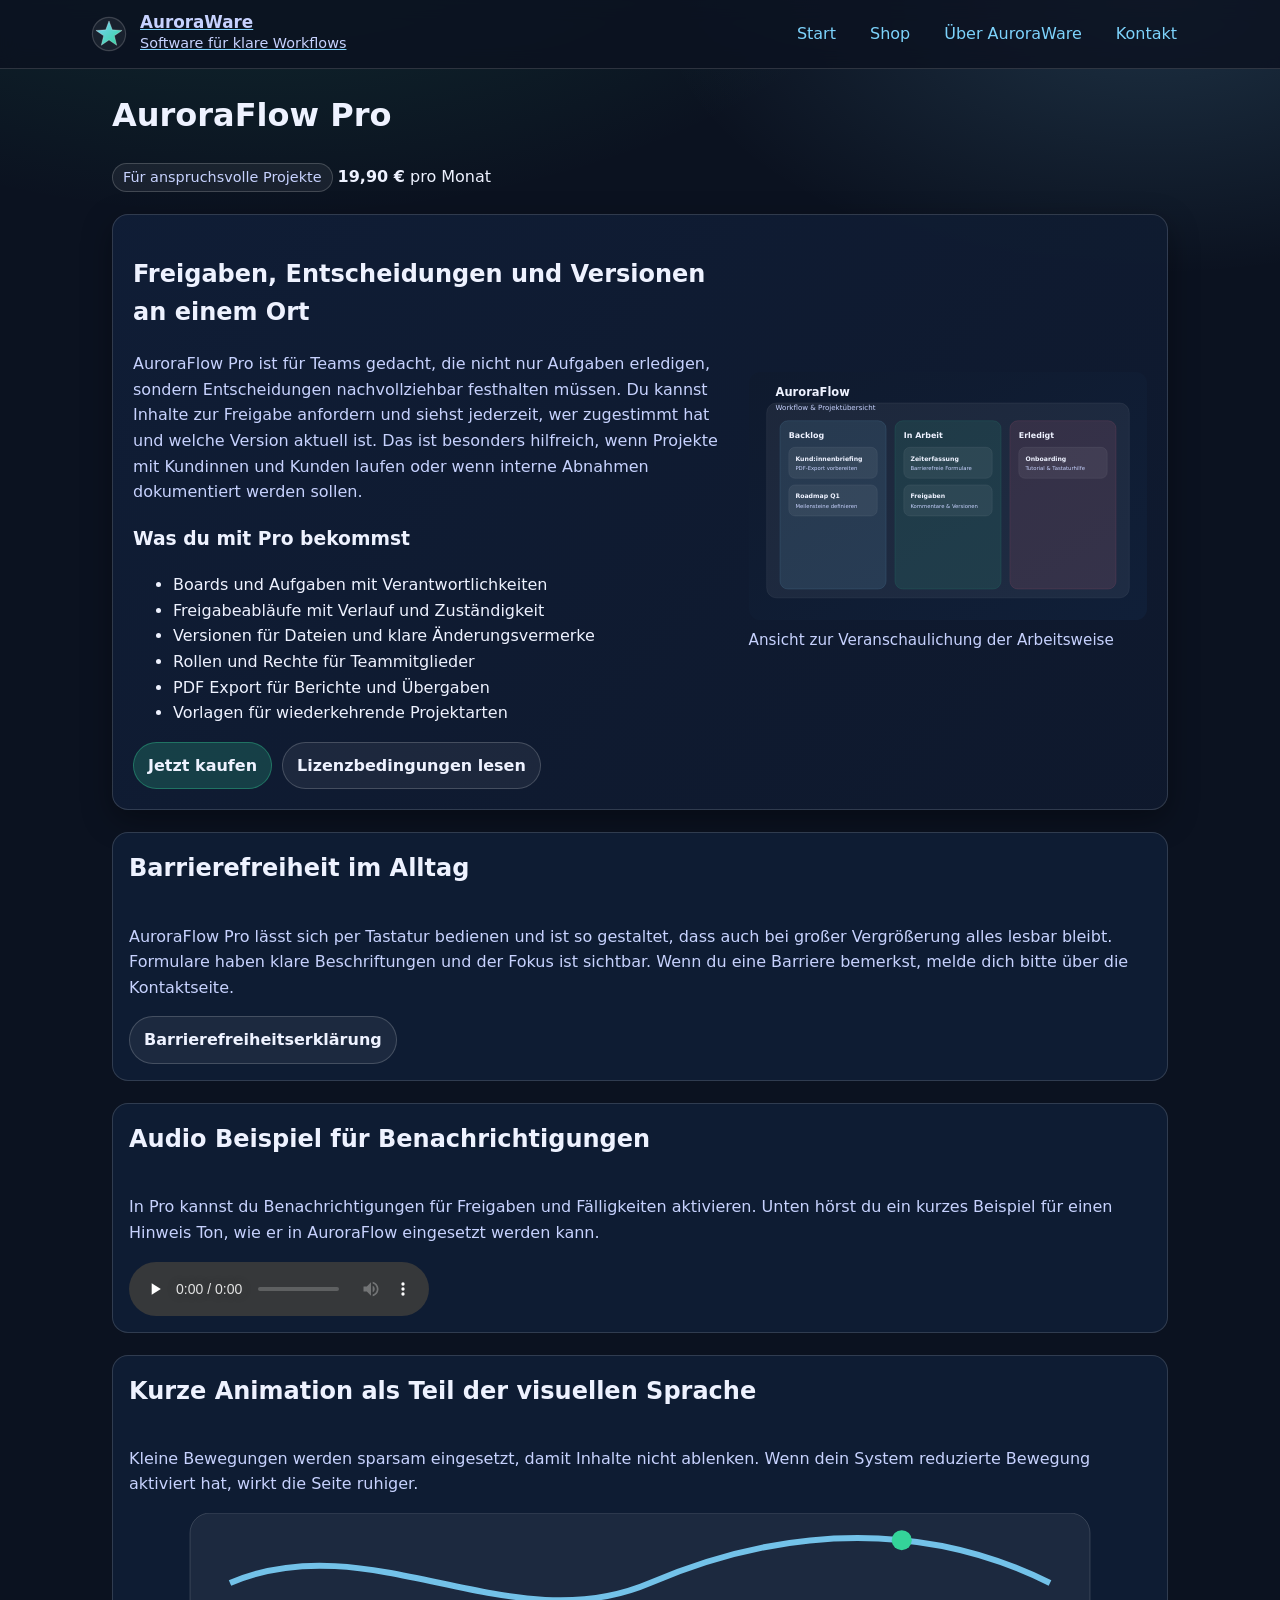
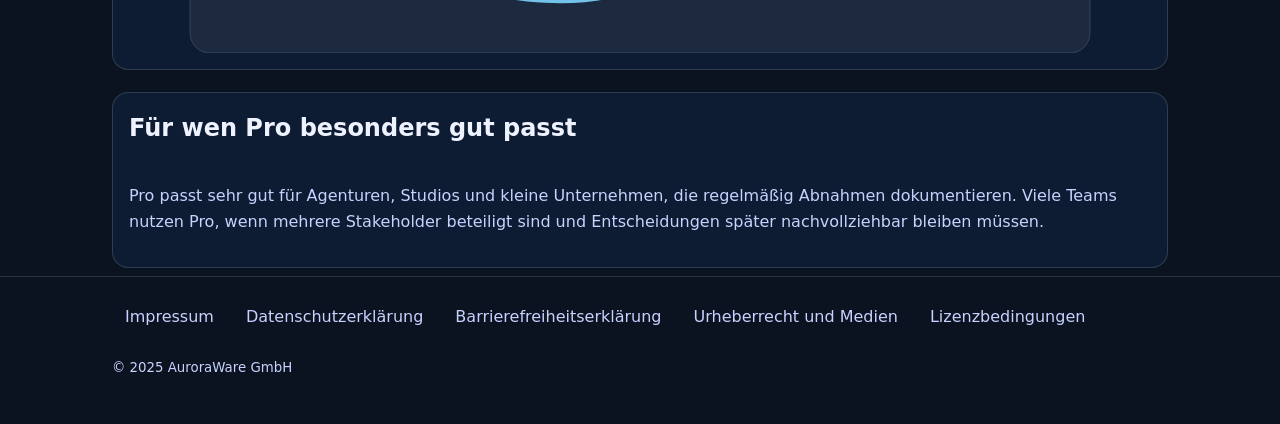
<file: product-pro.html>
<!doctype html>
<html lang="de">
<head>
    <meta charset="utf-8">
    <meta name="viewport" content="width=device-width,initial-scale=1">
    <title>AuroraFlow Pro Produktdetails</title>
    <meta name="description" content="AuroraFlow Pro mit Freigaben, Rollen und Versionen für anspruchsvolle Projekte.">
    <link rel="stylesheet" href="./css/styles.css?v=2">
</head>
<body>
<a class="skip-link" href="#content">Zum Inhalt springen</a>

<header>
    <div class="container brandbar">
        <a class="brand" href="index.html">
            <img src="assets/auroraware-logo.svg" alt="AuroraWare Logo">
            <span><strong>AuroraWare</strong><span>Software für klare Workflows</span></span>
        </a>

        <nav aria-label="Hauptnavigation">
            <ul>
                <li><a href="index.html">Start</a></li>
                <li><a href="shop.html">Shop</a></li>
                <li><a href="about.html">Über AuroraWare</a></li>
                <li><a href="contact.html">Kontakt</a></li>
            </ul>
        </nav>
    </div>
</header>

<main id="content" class="container">
    <h1>AuroraFlow Pro</h1>
    <p><span class="badge">Für anspruchsvolle Projekte</span> <strong>19,90 €</strong> pro Monat</p>

    <section class="hero" aria-label="Produktüberblick">
        <div>
            <h2>Freigaben, Entscheidungen und Versionen an einem Ort</h2>
            <p>
                AuroraFlow Pro ist für Teams gedacht, die nicht nur Aufgaben erledigen, sondern Entscheidungen nachvollziehbar festhalten müssen.
                Du kannst Inhalte zur Freigabe anfordern und siehst jederzeit, wer zugestimmt hat und welche Version aktuell ist.
                Das ist besonders hilfreich, wenn Projekte mit Kundinnen und Kunden laufen oder wenn interne Abnahmen dokumentiert werden sollen.
            </p>

            <h3>Was du mit Pro bekommst</h3>
            <ul>
                <li>Boards und Aufgaben mit Verantwortlichkeiten</li>
                <li>Freigabeabläufe mit Verlauf und Zuständigkeit</li>
                <li>Versionen für Dateien und klare Änderungsvermerke</li>
                <li>Rollen und Rechte für Teammitglieder</li>
                <li>PDF Export für Berichte und Übergaben</li>
                <li>Vorlagen für wiederkehrende Projektarten</li>
            </ul>

            <div class="cta">
                <a class="button primary" href="checkout-pro.html">Jetzt kaufen</a>
                <a class="button" href="licenses.html">Lizenzbedingungen lesen</a>
            </div>
        </div>

        <figure>
            <img src="assets/auroraflow-hero.svg" alt="Illustration eines Kanban Boards mit drei Spalten und Aufgaben Karten">
            <figcaption>Ansicht zur Veranschaulichung der Arbeitsweise</figcaption>
        </figure>
    </section>

    <section class="card" aria-label="Barrierefreiheit">
        <h2>Barrierefreiheit im Alltag</h2>
        <p>
            AuroraFlow Pro lässt sich per Tastatur bedienen und ist so gestaltet, dass auch bei großer Vergrößerung alles lesbar bleibt.
            Formulare haben klare Beschriftungen und der Fokus ist sichtbar.
            Wenn du eine Barriere bemerkst, melde dich bitte über die Kontaktseite.
        </p>
        <a class="button" href="accessibility.html">Barrierefreiheitserklärung</a>
    </section>

    <section class="card" aria-label="Audio Beispiel">
        <h2>Audio Beispiel für Benachrichtigungen</h2>
        <p>
            In Pro kannst du Benachrichtigungen für Freigaben und Fälligkeiten aktivieren.
            Unten hörst du ein kurzes Beispiel für einen Hinweis Ton, wie er in AuroraFlow eingesetzt werden kann.
        </p>

        <audio controls preload="none">
            <source src="[data-uri]" type="audio/wav">
            Dein Browser unterstützt das Audio Element nicht.
        </audio>
    </section>

    <section class="card" aria-label="Animation Beispiel">
        <h2>Kurze Animation als Teil der visuellen Sprache</h2>
        <p>
            Kleine Bewegungen werden sparsam eingesetzt, damit Inhalte nicht ablenken.
            Wenn dein System reduzierte Bewegung aktiviert hat, wirkt die Seite ruhiger.
        </p>

        <svg xmlns="http://www.w3.org/2000/svg" width="100%" height="140" viewBox="0 0 900 140" role="img" aria-label="Animierte Linie mit wanderndem Punkt">
            <rect x="0" y="0" width="900" height="140" rx="20" fill="rgba(255,255,255,0.06)" stroke="rgba(255,255,255,0.14)"/>
            <path d="M40 70 C180 10, 320 130, 460 70 S740 10, 860 70" fill="none" stroke="#7dd3fc" stroke-width="6" opacity="0.9"/>
            <circle cx="40" cy="70" r="10" fill="#34d399">
                <animateMotion dur="2.8s" repeatCount="indefinite" path="M0 0 C140 -60, 280 60, 420 0 S700 -60, 820 0"></animateMotion>
            </circle>
        </svg>
    </section>

    <section class="card" aria-label="Für wen Pro gedacht ist">
        <h2>Für wen Pro besonders gut passt</h2>
        <p>
            Pro passt sehr gut für Agenturen, Studios und kleine Unternehmen, die regelmäßig Abnahmen dokumentieren.
            Viele Teams nutzen Pro, wenn mehrere Stakeholder beteiligt sind und Entscheidungen später nachvollziehbar bleiben müssen.
        </p>
    </section>
</main>

<footer class="footer">
    <div class="container">
        <nav aria-label="Footer Navigation">
            <ul>
                <li><a href="imprint.html">Impressum</a></li>
                <li><a href="privacy.html">Datenschutzerklärung</a></li>
                <li><a href="accessibility.html">Barrierefreiheitserklärung</a></li>
                <li><a href="media.html">Urheberrecht und Medien</a></li>
                <li><a href="licenses.html">Lizenzbedingungen</a></li>
            </ul>
        </nav>
        <p><small>© 2025 AuroraWare GmbH</small></p>
    </div>
</footer>
</body>
</html>
</file>
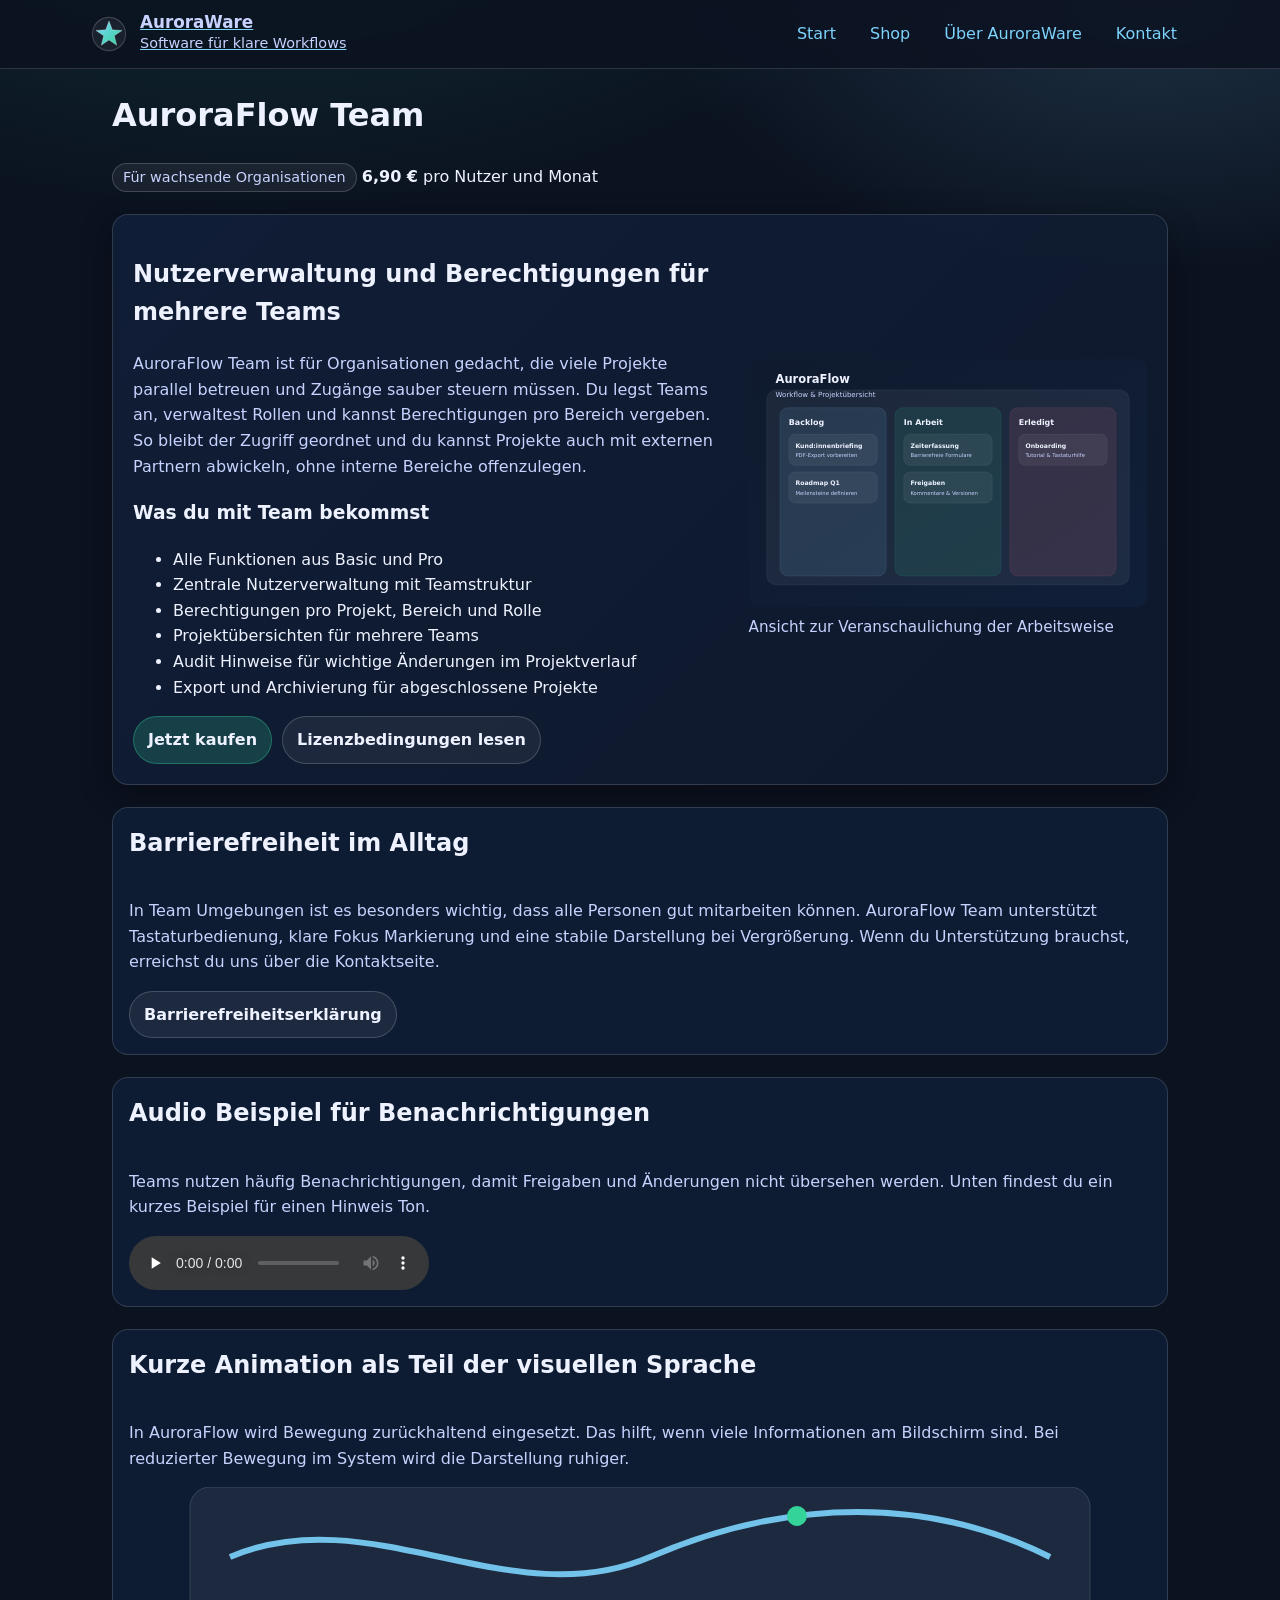
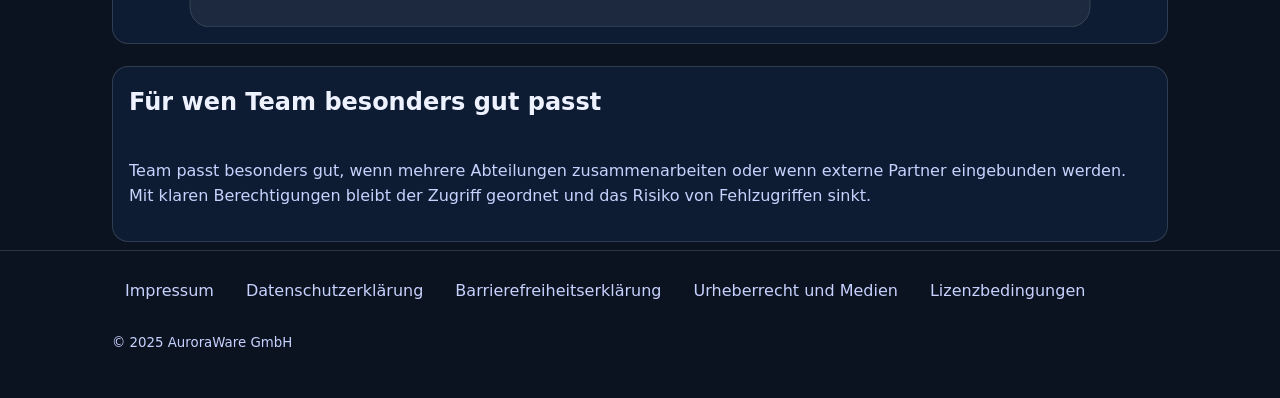
<file: product-team.html>
<!doctype html>
<html lang="de">
<head>
    <meta charset="utf-8">
    <meta name="viewport" content="width=device-width,initial-scale=1">
    <title>AuroraFlow Team Produktdetails</title>
    <meta name="description" content="AuroraFlow Team für wachsende Organisationen mit Nutzerverwaltung und Berechtigungen.">
    <link rel="stylesheet" href="./css/styles.css?v=2">
</head>
<body>
<a class="skip-link" href="#content">Zum Inhalt springen</a>

<header>
    <div class="container brandbar">
        <a class="brand" href="index.html">
            <img src="assets/auroraware-logo.svg" alt="AuroraWare Logo">
            <span><strong>AuroraWare</strong><span>Software für klare Workflows</span></span>
        </a>

        <nav aria-label="Hauptnavigation">
            <ul>
                <li><a href="index.html">Start</a></li>
                <li><a href="shop.html">Shop</a></li>
                <li><a href="about.html">Über AuroraWare</a></li>
                <li><a href="contact.html">Kontakt</a></li>
            </ul>
        </nav>
    </div>
</header>

<main id="content" class="container">
    <h1>AuroraFlow Team</h1>
    <p><span class="badge">Für wachsende Organisationen</span> <strong>6,90 €</strong> pro Nutzer und Monat</p>

    <section class="hero" aria-label="Produktüberblick">
        <div>
            <h2>Nutzerverwaltung und Berechtigungen für mehrere Teams</h2>
            <p>
                AuroraFlow Team ist für Organisationen gedacht, die viele Projekte parallel betreuen und Zugänge sauber steuern müssen.
                Du legst Teams an, verwaltest Rollen und kannst Berechtigungen pro Bereich vergeben.
                So bleibt der Zugriff geordnet und du kannst Projekte auch mit externen Partnern abwickeln, ohne interne Bereiche offenzulegen.
            </p>

            <h3>Was du mit Team bekommst</h3>
            <ul>
                <li>Alle Funktionen aus Basic und Pro</li>
                <li>Zentrale Nutzerverwaltung mit Teamstruktur</li>
                <li>Berechtigungen pro Projekt, Bereich und Rolle</li>
                <li>Projektübersichten für mehrere Teams</li>
                <li>Audit Hinweise für wichtige Änderungen im Projektverlauf</li>
                <li>Export und Archivierung für abgeschlossene Projekte</li>
            </ul>

            <div class="cta">
                <a class="button primary" href="checkout-team.html">Jetzt kaufen</a>
                <a class="button" href="licenses.html">Lizenzbedingungen lesen</a>
            </div>
        </div>

        <figure>
            <img src="assets/auroraflow-hero.svg" alt="Illustration eines Kanban Boards mit drei Spalten und Aufgaben Karten">
            <figcaption>Ansicht zur Veranschaulichung der Arbeitsweise</figcaption>
        </figure>
    </section>

    <section class="card" aria-label="Barrierefreiheit">
        <h2>Barrierefreiheit im Alltag</h2>
        <p>
            In Team Umgebungen ist es besonders wichtig, dass alle Personen gut mitarbeiten können.
            AuroraFlow Team unterstützt Tastaturbedienung, klare Fokus Markierung und eine stabile Darstellung bei Vergrößerung.
            Wenn du Unterstützung brauchst, erreichst du uns über die Kontaktseite.
        </p>
        <a class="button" href="accessibility.html">Barrierefreiheitserklärung</a>
    </section>

    <section class="card" aria-label="Audio Beispiel">
        <h2>Audio Beispiel für Benachrichtigungen</h2>
        <p>
            Teams nutzen häufig Benachrichtigungen, damit Freigaben und Änderungen nicht übersehen werden.
            Unten findest du ein kurzes Beispiel für einen Hinweis Ton.
        </p>

        <audio controls preload="none">
            <source src="[data-uri]" type="audio/wav">
            Dein Browser unterstützt das Audio Element nicht.
        </audio>
    </section>

    <section class="card" aria-label="Animation Beispiel">
        <h2>Kurze Animation als Teil der visuellen Sprache</h2>
        <p>
            In AuroraFlow wird Bewegung zurückhaltend eingesetzt.
            Das hilft, wenn viele Informationen am Bildschirm sind.
            Bei reduzierter Bewegung im System wird die Darstellung ruhiger.
        </p>

        <svg xmlns="http://www.w3.org/2000/svg" width="100%" height="140" viewBox="0 0 900 140" role="img" aria-label="Animierte Linie mit wanderndem Punkt">
            <rect x="0" y="0" width="900" height="140" rx="20" fill="rgba(255,255,255,0.06)" stroke="rgba(255,255,255,0.14)"/>
            <path d="M40 70 C180 10, 320 130, 460 70 S740 10, 860 70" fill="none" stroke="#7dd3fc" stroke-width="6" opacity="0.9"/>
            <circle cx="40" cy="70" r="10" fill="#34d399">
                <animateMotion dur="2.8s" repeatCount="indefinite" path="M0 0 C140 -60, 280 60, 420 0 S700 -60, 820 0"></animateMotion>
            </circle>
        </svg>
    </section>

    <section class="card" aria-label="Für wen Team gedacht ist">
        <h2>Für wen Team besonders gut passt</h2>
        <p>
            Team passt besonders gut, wenn mehrere Abteilungen zusammenarbeiten oder wenn externe Partner eingebunden werden.
            Mit klaren Berechtigungen bleibt der Zugriff geordnet und das Risiko von Fehlzugriffen sinkt.
        </p>
    </section>
</main>

<footer class="footer">
    <div class="container">
        <nav aria-label="Footer Navigation">
            <ul>
                <li><a href="imprint.html">Impressum</a></li>
                <li><a href="privacy.html">Datenschutzerklärung</a></li>
                <li><a href="accessibility.html">Barrierefreiheitserklärung</a></li>
                <li><a href="media.html">Urheberrecht und Medien</a></li>
                <li><a href="licenses.html">Lizenzbedingungen</a></li>
            </ul>
        </nav>
        <p><small>© 2025 AuroraWare GmbH</small></p>
    </div>
</footer>
</body>
</html>
</file>
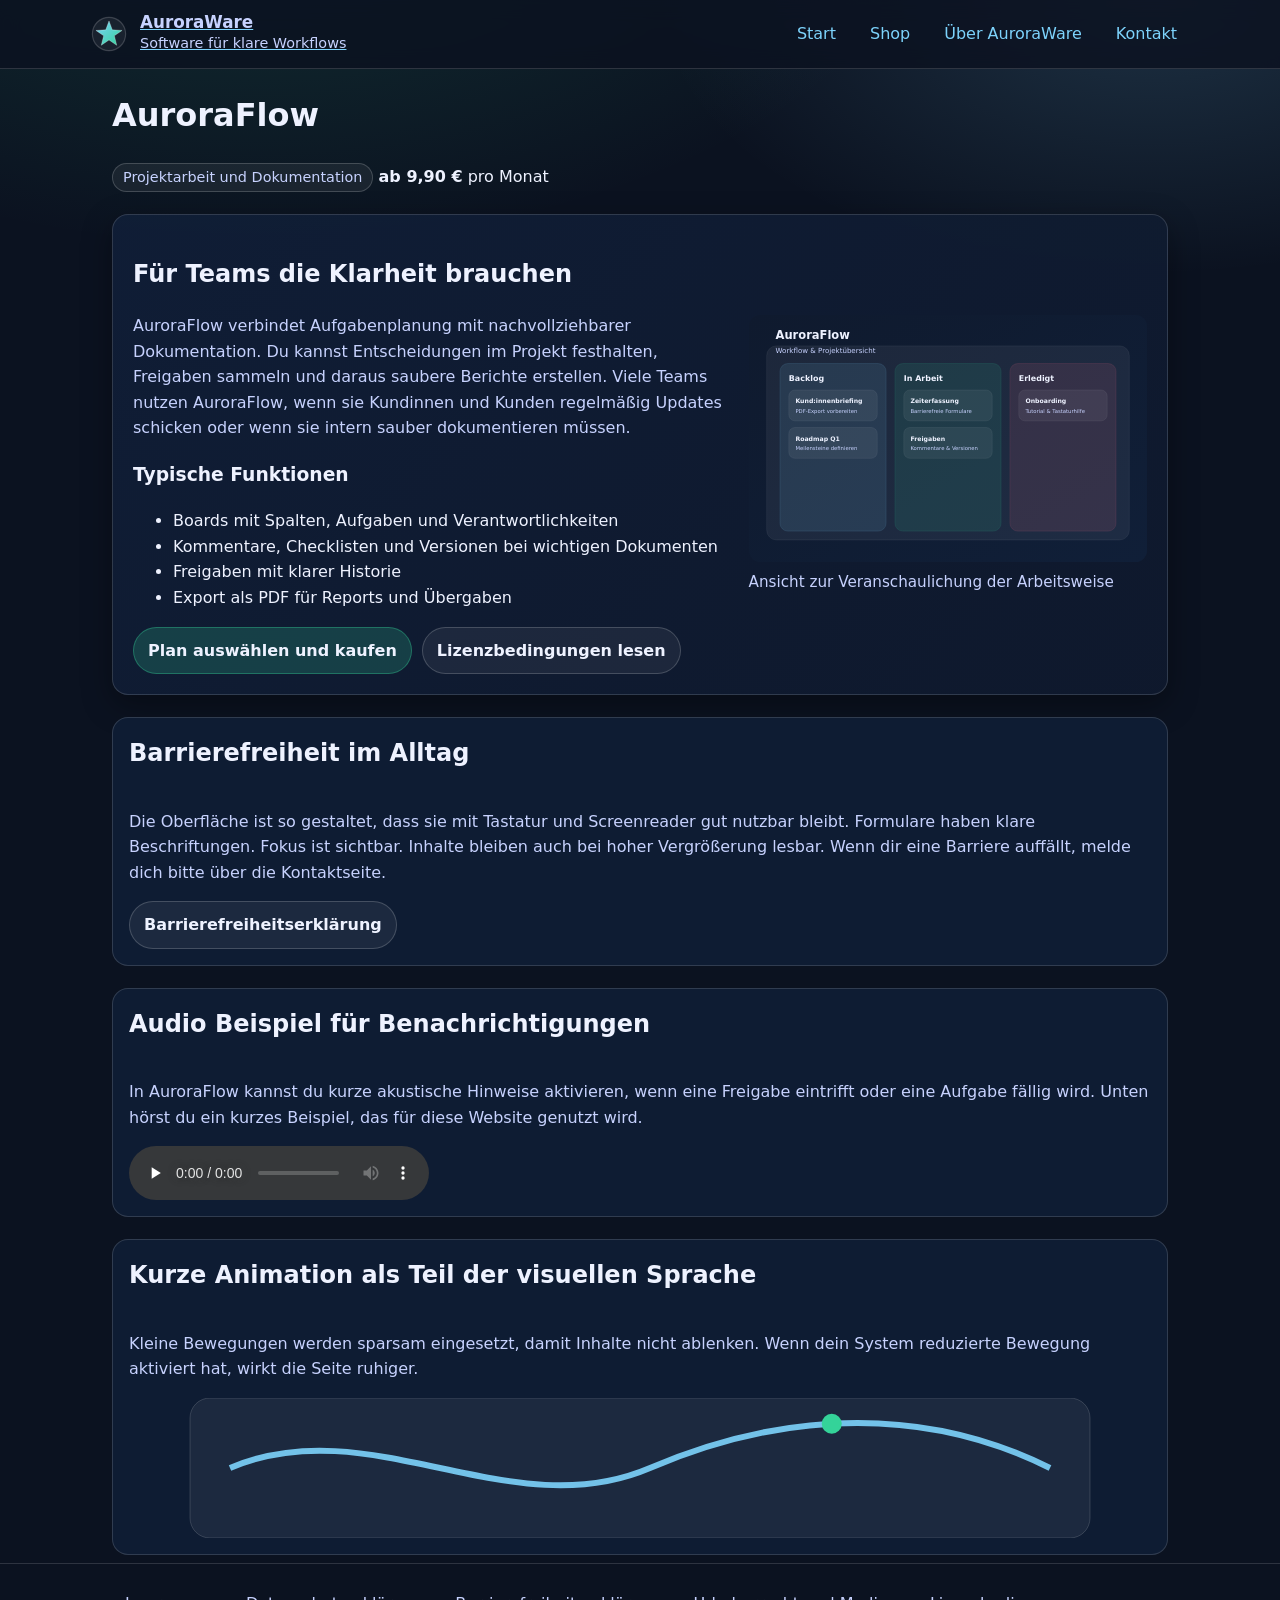
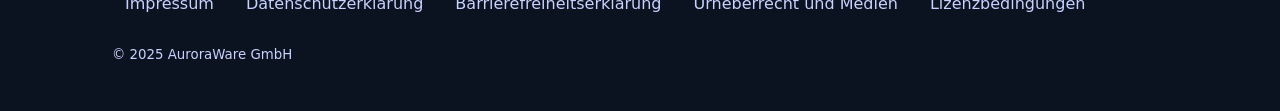
<file: product.html>
<!doctype html>
<html lang="de">
<head>
    <meta charset="utf-8">
    <meta name="viewport" content="width=device-width,initial-scale=1">
    <title>AuroraFlow Produktdetails</title>
    <meta name="description" content="Produktdetails zu AuroraFlow. Funktionsumfang, Arbeitsweise und Beispiele.">
    <link rel="stylesheet" href="./css/styles.css?v=2">
</head>
<body>
<a class="skip-link" href="#content">Zum Inhalt springen</a>

<header>
    <div class="container brandbar">
        <a class="brand" href="index.html">
            <img src="assets/auroraware-logo.svg" alt="AuroraWare Logo">
            <span><strong>AuroraWare</strong><span>Software für klare Workflows</span></span>
        </a>
        <nav aria-label="Hauptnavigation">
            <ul>
                <li><a href="index.html">Start</a></li>
                <li><a href="shop.html">Shop</a></li>
                <li><a href="about.html">Über AuroraWare</a></li>
                <li><a href="contact.html">Kontakt</a></li>
            </ul>
        </nav>
    </div>
</header>

<main id="content" class="container">
    <h1>AuroraFlow</h1>
    <p><span class="badge">Projektarbeit und Dokumentation</span> <strong>ab 9,90 €</strong> pro Monat</p>

    <section class="hero" aria-label="Produktüberblick">
        <div>
            <h2>Für Teams die Klarheit brauchen</h2>
            <p>
                AuroraFlow verbindet Aufgabenplanung mit nachvollziehbarer Dokumentation.
                Du kannst Entscheidungen im Projekt festhalten, Freigaben sammeln und daraus saubere Berichte erstellen.
                Viele Teams nutzen AuroraFlow, wenn sie Kundinnen und Kunden regelmäßig Updates schicken oder wenn sie intern sauber dokumentieren müssen.
            </p>

            <h3>Typische Funktionen</h3>
            <ul>
                <li>Boards mit Spalten, Aufgaben und Verantwortlichkeiten</li>
                <li>Kommentare, Checklisten und Versionen bei wichtigen Dokumenten</li>
                <li>Freigaben mit klarer Historie</li>
                <li>Export als PDF für Reports und Übergaben</li>
            </ul>

            <div class="cta">
                <a class="button primary" href="checkout.html">Plan auswählen und kaufen</a>
                <a class="button" href="licenses.html">Lizenzbedingungen lesen</a>
            </div>
        </div>

        <figure>
            <img src="assets/auroraflow-hero.svg" alt="Illustration eines Kanban Boards mit drei Spalten und Aufgaben Karten">
            <figcaption>Ansicht zur Veranschaulichung der Arbeitsweise</figcaption>
        </figure>
    </section>

    <section class="card" aria-label="Barrierefreiheit">
        <h2>Barrierefreiheit im Alltag</h2>
        <p>
            Die Oberfläche ist so gestaltet, dass sie mit Tastatur und Screenreader gut nutzbar bleibt.
            Formulare haben klare Beschriftungen. Fokus ist sichtbar. Inhalte bleiben auch bei hoher Vergrößerung lesbar.
            Wenn dir eine Barriere auffällt, melde dich bitte über die Kontaktseite.
        </p>
        <a class="button" href="accessibility.html">Barrierefreiheitserklärung</a>
    </section>

    <section class="card" aria-label="Audio Beispiel">
        <h2>Audio Beispiel für Benachrichtigungen</h2>
        <p>
            In AuroraFlow kannst du kurze akustische Hinweise aktivieren, wenn eine Freigabe eintrifft oder eine Aufgabe fällig wird.
            Unten hörst du ein kurzes Beispiel, das für diese Website genutzt wird.
        </p>

        <audio controls preload="none">
            <source src="[data-uri]" type="audio/wav">
            Dein Browser unterstützt das Audio Element nicht.
        </audio>
    </section>

    <section class="card" aria-label="Animation Beispiel">
        <h2>Kurze Animation als Teil der visuellen Sprache</h2>
        <p>
            Kleine Bewegungen werden sparsam eingesetzt, damit Inhalte nicht ablenken.
            Wenn dein System reduzierte Bewegung aktiviert hat, wirkt die Seite ruhiger.
        </p>

        <svg xmlns="http://www.w3.org/2000/svg" width="100%" height="140" viewBox="0 0 900 140" role="img" aria-label="Animierte Linie mit wanderndem Punkt">
            <rect x="0" y="0" width="900" height="140" rx="20" fill="rgba(255,255,255,0.06)" stroke="rgba(255,255,255,0.14)"/>
            <path d="M40 70 C180 10, 320 130, 460 70 S740 10, 860 70" fill="none" stroke="#7dd3fc" stroke-width="6" opacity="0.9"/>
            <circle cx="40" cy="70" r="10" fill="#34d399">
                <animateMotion dur="2.8s" repeatCount="indefinite" path="M0 0 C140 -60, 280 60, 420 0 S700 -60, 820 0" />
            </circle>
        </svg>
    </section>
</main>

<footer class="footer">
    <div class="container">
        <nav aria-label="Footer Navigation">
            <ul>
                <li><a href="imprint.html">Impressum</a></li>
                <li><a href="privacy.html">Datenschutzerklärung</a></li>
                <li><a href="accessibility.html">Barrierefreiheitserklärung</a></li>
                <li><a href="media.html">Urheberrecht und Medien</a></li>
                <li><a href="licenses.html">Lizenzbedingungen</a></li>
            </ul>
        </nav>
        <p><small>© 2025 AuroraWare GmbH</small></p>
    </div>
</footer>
</body>
</html>
</file>
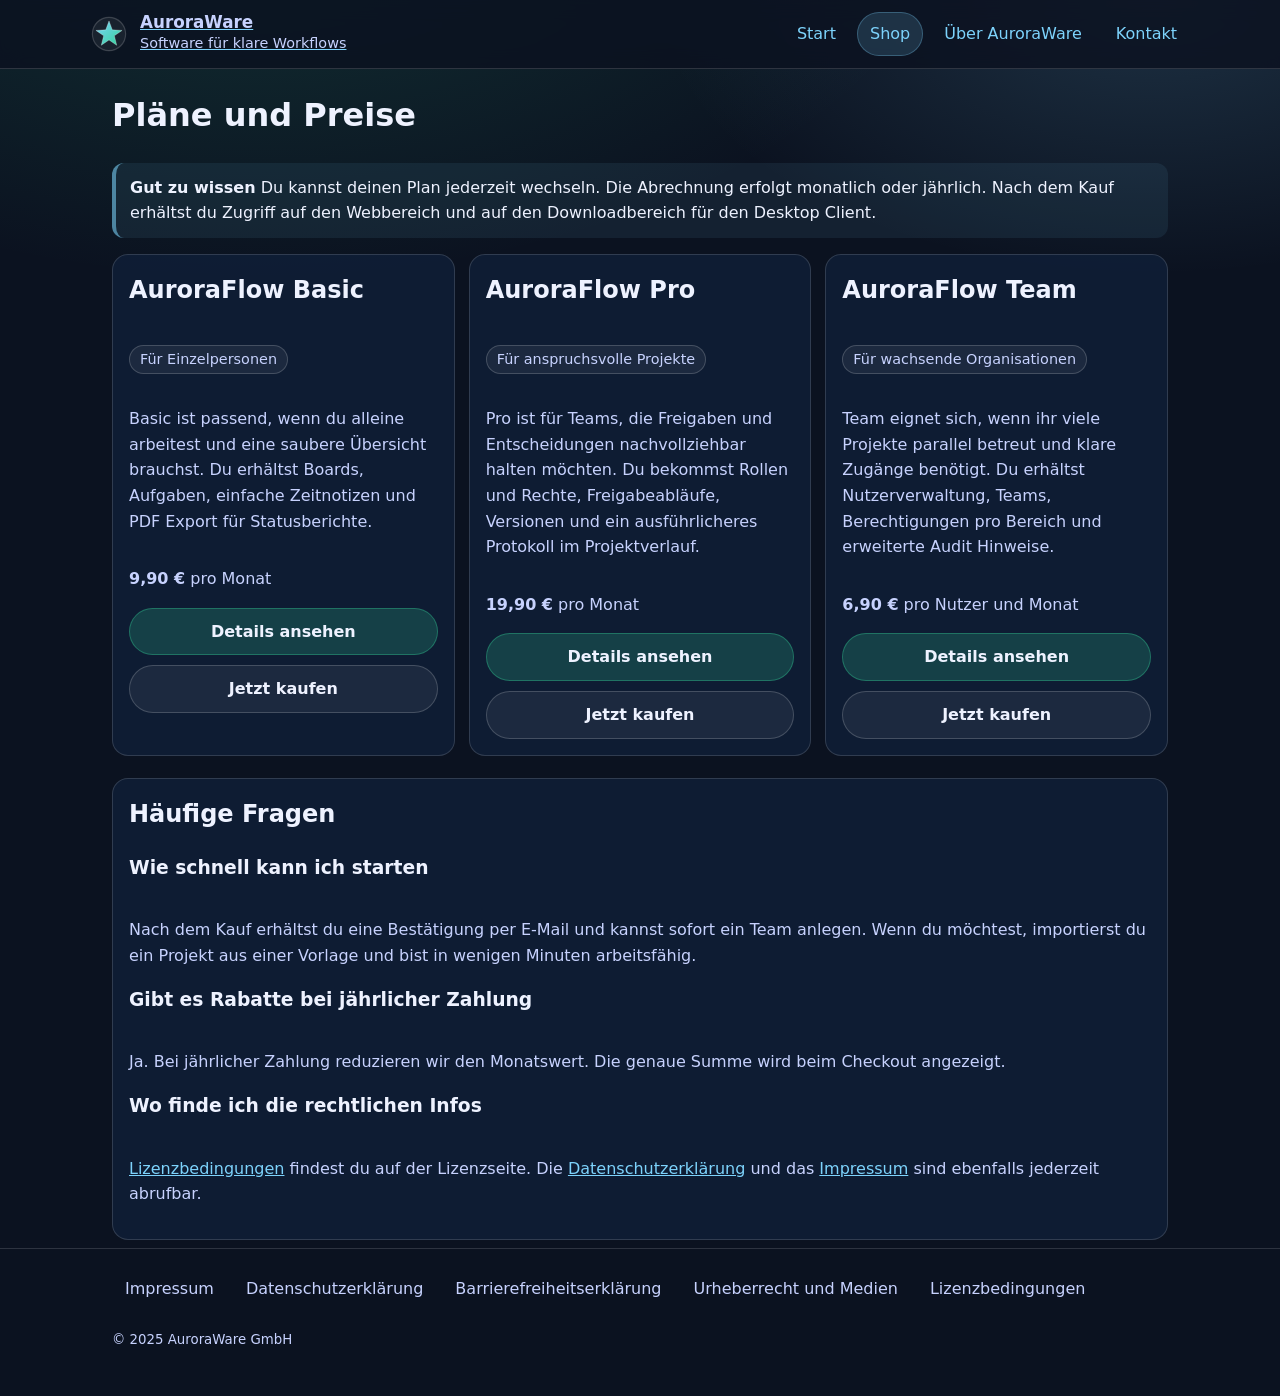
<file: shop.html>
<!doctype html>
<html lang="de">
<head>
    <meta charset="utf-8">
    <meta name="viewport" content="width=device-width,initial-scale=1">
    <title>Shop und Preise</title>
    <meta name="description" content="Preise und Pläne für AuroraFlow.">
    <link rel="stylesheet" href="./css/styles.css?v=2">
</head>
<body>
<a class="skip-link" href="#content">Zum Inhalt springen</a>

<header>
    <div class="container brandbar">
        <a class="brand" href="index.html">
            <img src="assets/auroraware-logo.svg" alt="AuroraWare Logo">
            <span><strong>AuroraWare</strong><span>Software für klare Workflows</span></span>
        </a>
        <nav aria-label="Hauptnavigation">
            <ul>
                <li><a href="index.html">Start</a></li>
                <li><a href="shop.html" aria-current="page">Shop</a></li>
                <li><a href="about.html">Über AuroraWare</a></li>
                <li><a href="contact.html">Kontakt</a></li>
            </ul>
        </nav>
    </div>
</header>

<main id="content" class="container">
    <h1>Pläne und Preise</h1>

    <p class="notice">
        <strong>Gut zu wissen</strong>
        Du kannst deinen Plan jederzeit wechseln. Die Abrechnung erfolgt monatlich oder jährlich.
        Nach dem Kauf erhältst du Zugriff auf den Webbereich und auf den Downloadbereich für den Desktop Client.
    </p>

    <section class="grid" aria-label="Pläne">
        <article class="card">
            <h2>AuroraFlow Basic</h2>
            <p><span class="badge">Für Einzelpersonen</span></p>
            <p>
                Basic ist passend, wenn du alleine arbeitest und eine saubere Übersicht brauchst.
                Du erhältst Boards, Aufgaben, einfache Zeitnotizen und PDF Export für Statusberichte.
            </p>
            <p><strong>9,90 €</strong> pro Monat</p>
            <div class="inline">
                <a class="button primary" href="product.html">Details ansehen</a>
                <a class="button" href="checkout.html">Jetzt kaufen</a>
            </div>
        </article>

        <article class="card">
            <h2>AuroraFlow Pro</h2>
            <p><span class="badge">Für anspruchsvolle Projekte</span></p>
            <p>
                Pro ist für Teams, die Freigaben und Entscheidungen nachvollziehbar halten möchten.
                Du bekommst Rollen und Rechte, Freigabeabläufe, Versionen und ein ausführlicheres Protokoll im Projektverlauf.
            </p>
            <p><strong>19,90 €</strong> pro Monat</p>
            <div class="inline">
                <a class="button primary" href="product-pro.html">Details ansehen</a>
                <a class="button" href="checkout-pro.html">Jetzt kaufen</a>
            </div>
        </article>

        <article class="card">
            <h2>AuroraFlow Team</h2>
            <p><span class="badge">Für wachsende Organisationen</span></p>
            <p>
                Team eignet sich, wenn ihr viele Projekte parallel betreut und klare Zugänge benötigt.
                Du erhältst Nutzerverwaltung, Teams, Berechtigungen pro Bereich und erweiterte Audit Hinweise.
            </p>
            <p><strong>6,90 €</strong> pro Nutzer und Monat</p>
            <div class="inline">
                <a class="button primary" href="product-team.html">Details ansehen</a>
                <a class="button" href="checkout-team.html">Jetzt kaufen</a>
            </div>
        </article>
    </section>

    <section class="card" aria-label="Häufige Fragen">
        <h2>Häufige Fragen</h2>
        <h3>Wie schnell kann ich starten</h3>
        <p>
            Nach dem Kauf erhältst du eine Bestätigung per E-Mail und kannst sofort ein Team anlegen.
            Wenn du möchtest, importierst du ein Projekt aus einer Vorlage und bist in wenigen Minuten arbeitsfähig.
        </p>

        <h3>Gibt es Rabatte bei jährlicher Zahlung</h3>
        <p>
            Ja. Bei jährlicher Zahlung reduzieren wir den Monatswert.
            Die genaue Summe wird beim Checkout angezeigt.
        </p>

        <h3>Wo finde ich die rechtlichen Infos</h3>
        <p>
            <a href="licenses.html">Lizenzbedingungen</a> findest du auf der Lizenzseite.
            Die <a href="privacy.html">Datenschutzerklärung</a> und das <a href="imprint.html">Impressum</a> sind ebenfalls jederzeit abrufbar.
        </p>

    </section>
</main>

<footer class="footer">
    <div class="container">
        <nav aria-label="Footer Navigation">
            <ul>
                <li><a href="imprint.html">Impressum</a></li>
                <li><a href="privacy.html">Datenschutzerklärung</a></li>
                <li><a href="accessibility.html">Barrierefreiheitserklärung</a></li>
                <li><a href="media.html">Urheberrecht und Medien</a></li>
                <li><a href="licenses.html">Lizenzbedingungen</a></li>
            </ul>
        </nav>
        <p><small>© 2025 AuroraWare GmbH</small></p>
    </div>
</footer>
</body>
</html>
</file>
<file: css/styles.css>
:root{
    --bg: #0b1220;
    --panel: #0f1a2e;
    --card: #101f38;
    --text: #eef2ff;
    --muted: #c7d2fe;
    --link: #7dd3fc;
    --accent: #34d399;
    --danger: #fb7185;
    --border: rgba(255,255,255,.14);
    --focus: #fde047;
    --shadow: 0 10px 30px rgba(0,0,0,.35);

    --radius: 16px;
    --max: 1100px;
    --pad: clamp(16px, 2vw, 22px);

    color-scheme: dark;
}

*{ box-sizing: border-box; }
html{ scroll-behavior: smooth; }
body{
    margin:0;
    font-family: system-ui, -apple-system, Segoe UI, Roboto, Helvetica, Arial, "Noto Sans", "Liberation Sans", sans-serif;
    line-height: 1.6;
    background: radial-gradient(1200px 700px at 20% -10%, rgba(52,211,153,.18), transparent 60%),
    radial-gradient(900px 500px at 90% 0%, rgba(125,211,252,.16), transparent 55%),
    var(--bg);
    color: var(--text);
}

a{ color: var(--link); }
a:hover{ text-decoration: none; }

.skip-link{
    position: absolute;
    left: -999px;
    top: 0;
    background: var(--focus);
    color: #111827;
    padding: 10px 12px;
    border-radius: 10px;
    z-index: 999;
}
.skip-link:focus{ left: 12px; top: 12px; outline: 3px solid #111827; }

:focus-visible{
    outline: 3px solid var(--focus);
    outline-offset: 3px;
    border-radius: 10px;
}

.container{
    width: min(var(--max), 100%);
    margin: 0 auto;
    padding: 0 var(--pad);
}

header{
    position: sticky;
    top:0;
    z-index: 50;
    background: rgba(11,18,32,.82);
    backdrop-filter: blur(10px);
    border-bottom: 1px solid var(--border);
}

.brandbar{
    display:flex;
    align-items:center;
    justify-content: space-between;
    gap: 14px;
    padding: 12px 0;
}

.brand{
    display:flex;
    align-items:center;
    gap: 12px;
    min-width: 220px;
}
.brand img{ width: 38px; height: 38px; }
.brand strong{ display:block; font-size: 1.05rem; line-height: 1.2; }
.brand span{ display:block; font-size: .9rem; color: var(--muted); }

nav ul{
    display:flex;
    flex-wrap: wrap;
    gap: 8px;
    list-style:none;
    padding:0;
    margin:0;
    justify-content: flex-end;
}
nav a{
    display:inline-block;
    padding: 8px 12px;
    border-radius: 999px;
    border: 1px solid transparent;
    text-decoration:none;
}
nav a[aria-current="page"]{
    background: rgba(125,211,252,.16);
    border-color: rgba(125,211,252,.28);
}
nav a:hover{
    border-color: rgba(255,255,255,.18);
    background: rgba(255,255,255,.06);
}

main{ padding: 26px 0 44px; }

.hero{
    display:grid;
    grid-template-columns: 1.2fr .8fr;
    gap: 18px;
    align-items: center;
    padding: 20px;
    background: linear-gradient(135deg, rgba(16,31,56,.9), rgba(15,26,46,.9));
    border: 1px solid var(--border);
    border-radius: var(--radius);
    box-shadow: var(--shadow);
}
.hero h1{ margin: 0 0 8px; font-size: clamp(1.6rem, 2.4vw, 2.2rem); }
.hero p{ margin: 0 0 14px; color: var(--muted); }
.hero .cta{
    display:flex;
    flex-wrap: wrap;
    gap: 10px;
}
.button{
    display:inline-flex;
    align-items:center;
    justify-content:center;
    gap: 8px;
    padding: 10px 14px;
    border-radius: 999px;
    border: 1px solid rgba(255,255,255,.18);
    background: rgba(255,255,255,.06);
    color: var(--text);
    text-decoration:none;
    font-weight: 650;
}
.button.primary{
    background: rgba(52,211,153,.2);
    border-color: rgba(52,211,153,.35);
}
.button:hover{ filter: brightness(1.06); }

.grid{
    display:grid;
    grid-template-columns: repeat(3, 1fr);
    gap: 14px;
    margin-top: 8px;
    margin-bottom: 8px;
}
.card{
    background: rgba(16,31,56,.85);
    border: 1px solid var(--border);
    border-radius: var(--radius);
    padding: 16px;
    display: flex;
    flex-direction: column;
}
.card .button{
    margin-top: auto;
    align-self: flex-start;
}
.card h2, .card h3{ margin-top: 0; }
.card p{ color: var(--muted); }

.badge{
    display:inline-block;
    padding: 2px 10px;
    border-radius: 999px;
    border: 1px solid rgba(255,255,255,.18);
    background: rgba(255,255,255,.06);
    color: var(--muted);
    font-size: .9rem;
}

.kicker{
    display:flex;
    flex-wrap: wrap;
    gap: 10px;
    align-items:center;
    justify-content: space-between;
    margin-top: 20px;
    padding: 12px 16px;
    border-radius: var(--radius);
    border: 1px dashed rgba(255,255,255,.25);
    background: rgba(255,255,255,.04);
}

figure{ margin: 0; }
figure img{ max-width: 100%; height: auto; }
figcaption{ color: var(--muted); font-size: .95rem; }

section{
    margin-top: 22px;
}

.footer{
    border-top: 1px solid var(--border);
    padding: 18px 0 28px;
    color: var(--muted);
    margin-top: 8px;
}
.footer a{ color: var(--muted); }
.footer nav ul{ justify-content:flex-start; gap: 6px; }

.notice{
    border-left: 4px solid rgba(125,211,252,.55);
    background: rgba(125,211,252,.08);
    padding: 12px 14px;
    border-radius: 12px;
}
.notice strong{ color: var(--text); }

.form{
    display:grid;
    gap: 12px;
    margin-top: 10px;
}
.features .card h2{
    margin-bottom: 6px;
}

.features .card p{
    margin-top: 0;
}
label{ font-weight: 650; }
input, select, textarea{
    width: 100%;
    padding: 10px 12px;
    border-radius: 12px;
    border: 1px solid rgba(255,255,255,.18);
    background: rgba(0,0,0,.18);
    color: var(--text);
}
input::placeholder, textarea::placeholder{ color: rgba(199,210,254,.7); }
fieldset{
    border: 1px solid rgba(255,255,255,.18);
    border-radius: var(--radius);
    padding: 14px;
}
legend{ font-weight: 800; padding: 0 6px; }

.inline{
    display:flex;
    gap: 10px;
    flex-wrap: wrap;
}
.inline > *{ flex: 1 1 220px; }

table{
    width:100%;
    border-collapse: collapse;
    border: 1px solid var(--border);
    border-radius: 14px;
    overflow:hidden;
}
th, td{
    padding: 10px 12px;
    border-bottom: 1px solid rgba(255,255,255,.10);
    vertical-align: top;
}
th{
    text-align:left;
    background: rgba(255,255,255,.06);
}
main{
    padding-bottom: 8px;
}
.form input[type="radio"],
.form input[type="checkbox"]{
    width: 18px;
    height: 18px;
    padding: 0;
    margin: 0;
    border-radius: 6px;
    background: transparent;
    border: 1px solid rgba(255,255,255,.30);
    flex: 0 0 auto;
}
.form fieldset label{
    display: inline-flex;
    align-items: center;
    gap: 10px;
    font-weight: 650;
    line-height: 1.35;
}
.form fieldset .inline{
    align-items: center;
}

.form fieldset label:hover{
    cursor: pointer;
}
.form fieldset:last-of-type label{
    display: flex;
    align-items: center;
    gap: 10px;
    margin: 10px 0;
}
select{
    background: rgba(10, 18, 35, 0.85);
    color: #f8fafc;
    border: 1px solid rgba(255,255,255,.18);
}
select option{
    background: rgba(10, 18, 35, 0.95);
    color: #f8fafc;
}
.note{
    display: flex;
    gap: 8px;
    align-items: flex-start;
    margin: 10px 0 0;
}

.note .info-icon{
    color: var(--muted);
    line-height: 1;
    margin-top: 2px;
    flex: 0 0 auto;
}

.note .info-icon svg{
    width: 18px;
    height: 18px;
    display: block;
}

.note small{
    margin: 0;
}
tr:last-child td{ border-bottom: none; }

small{ color: var(--muted); }

@media (max-width: 900px){
    .hero{ grid-template-columns: 1fr; }
    .grid{ grid-template-columns: 1fr; }
}

@media (prefers-reduced-motion: reduce){
    html{ scroll-behavior: auto; }
}
</file>
